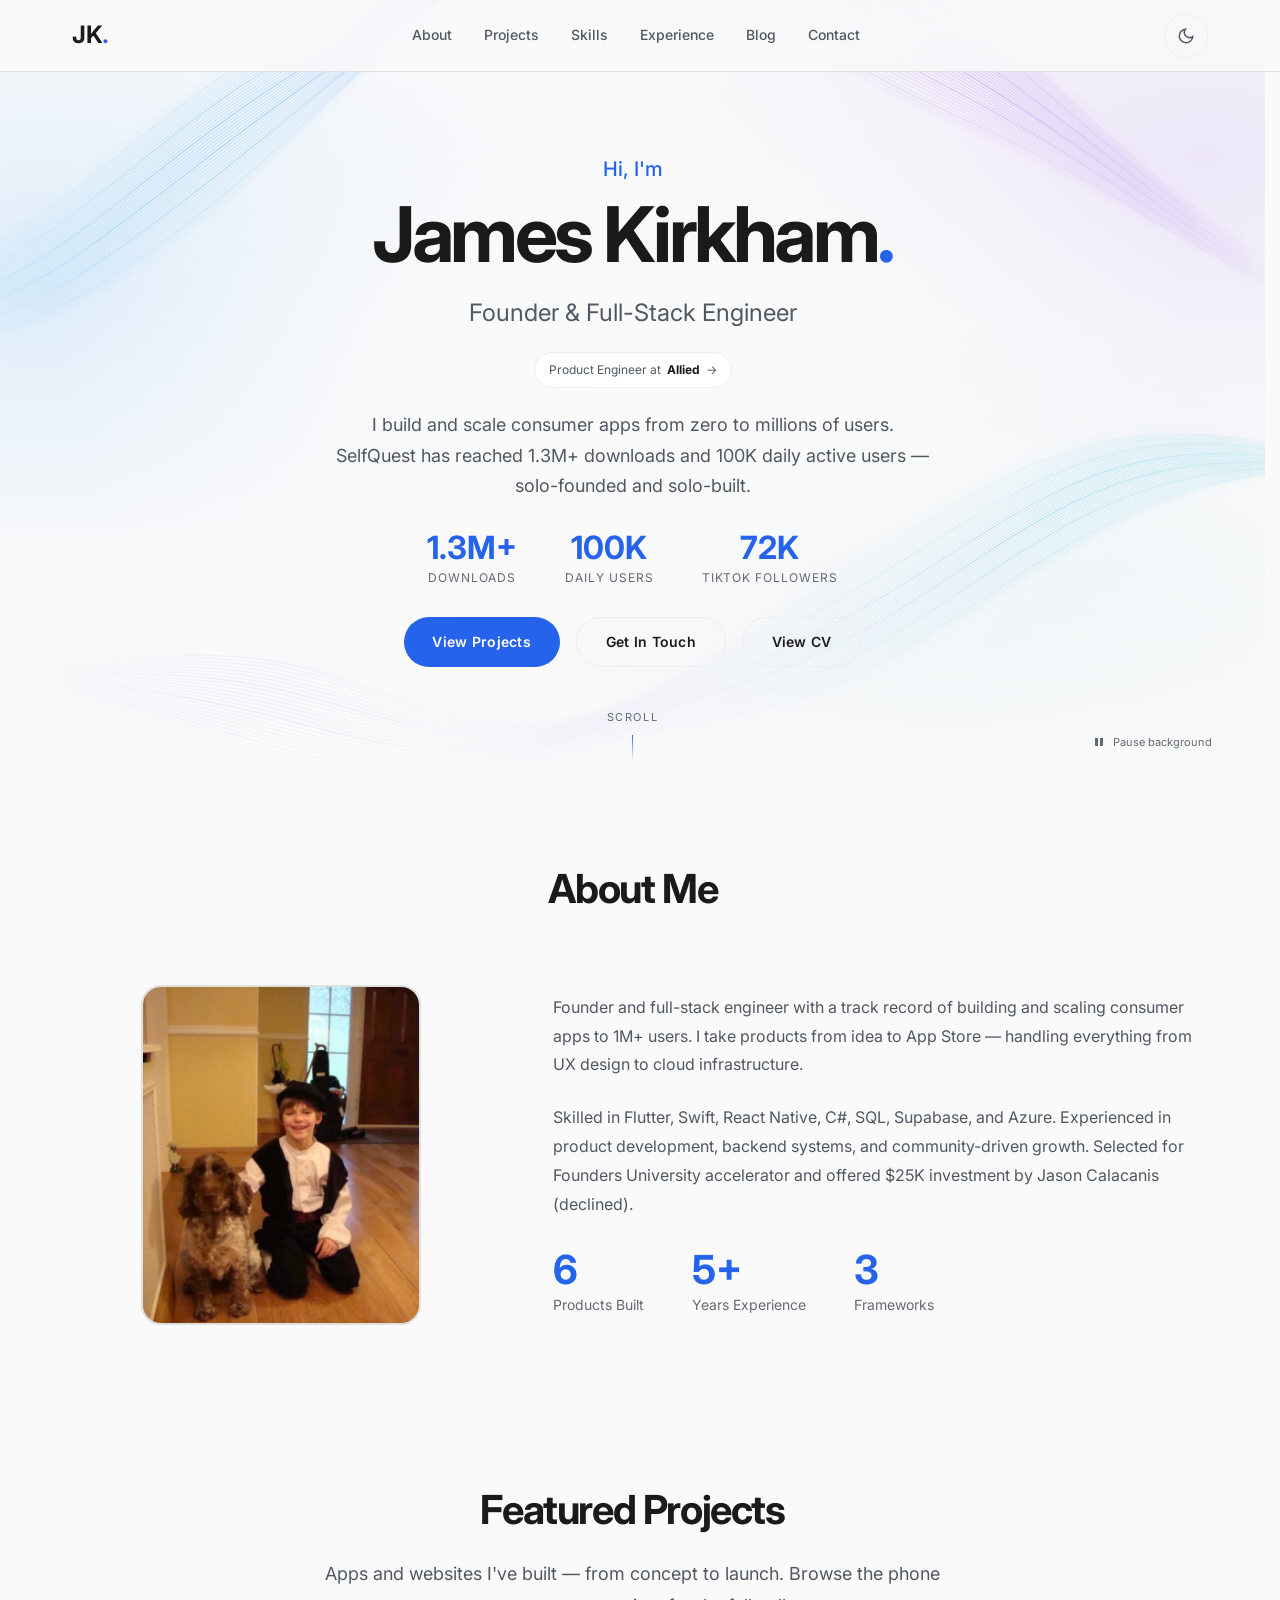
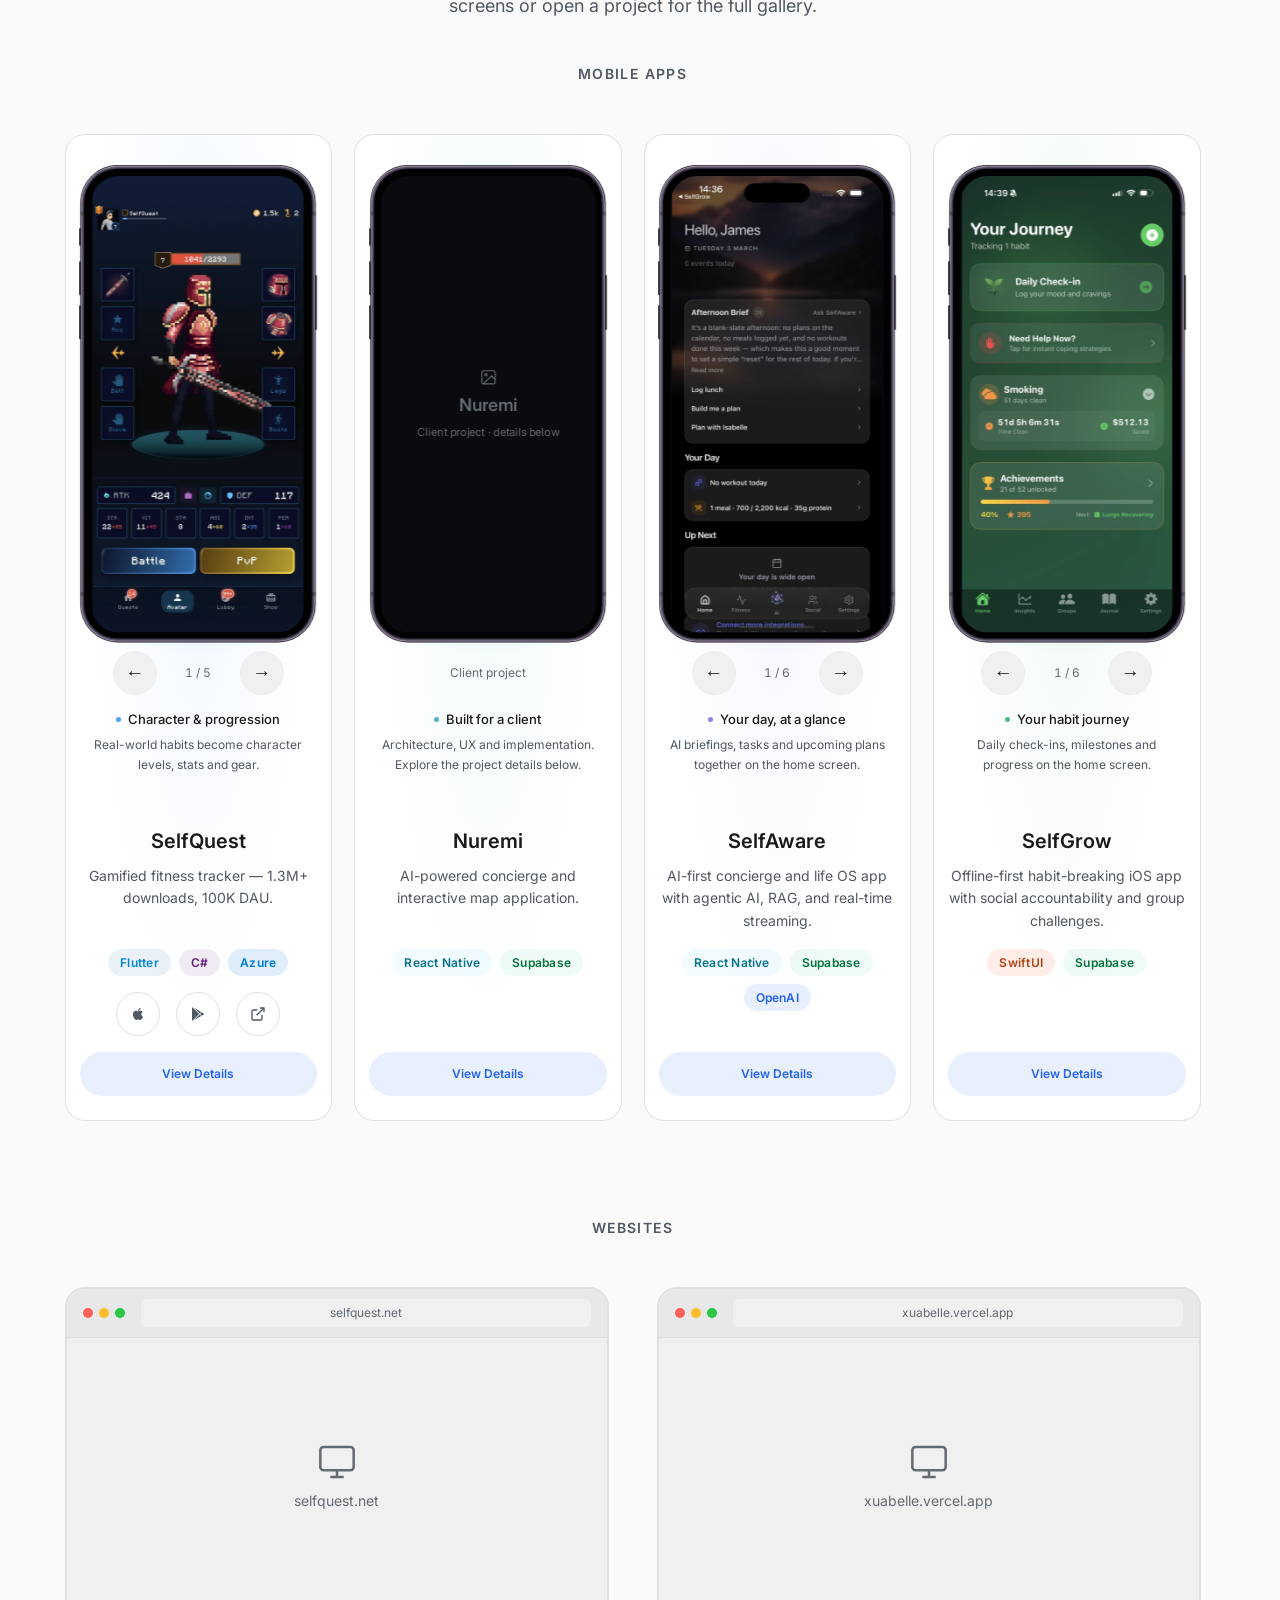
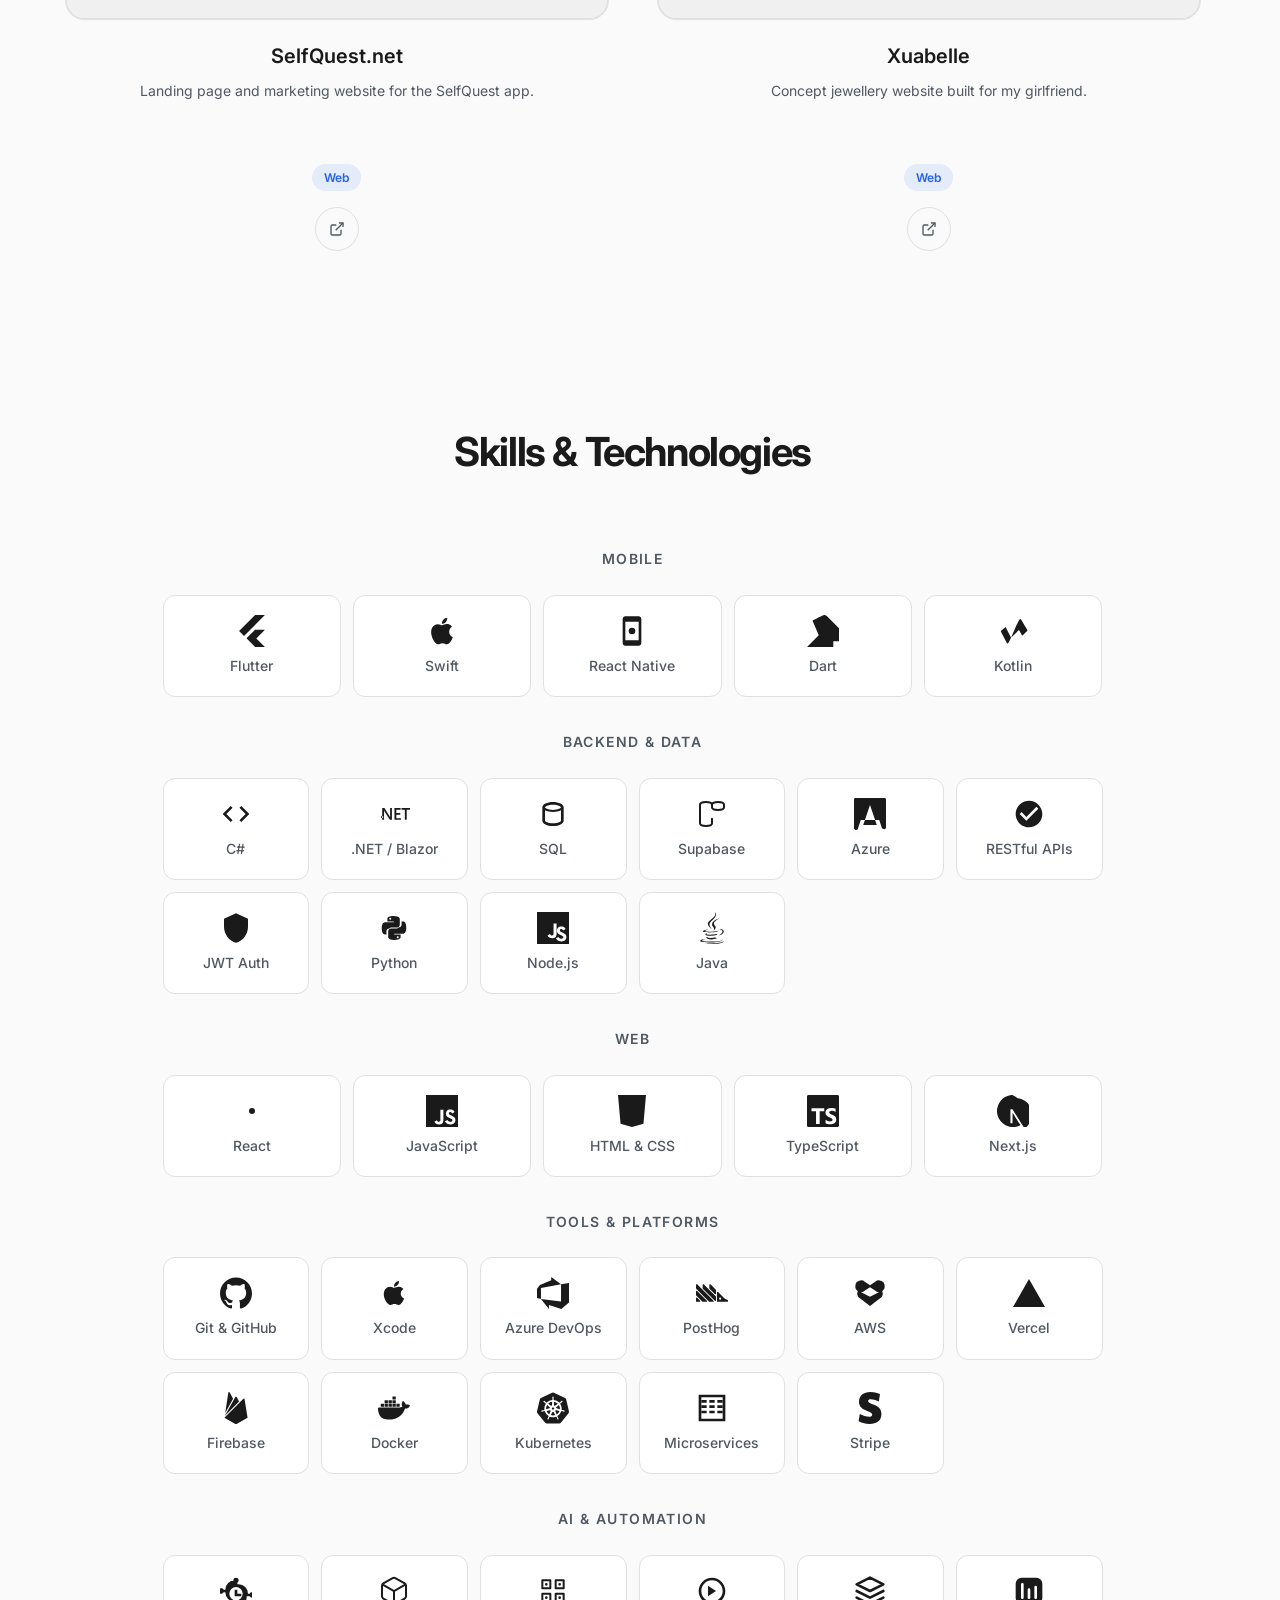
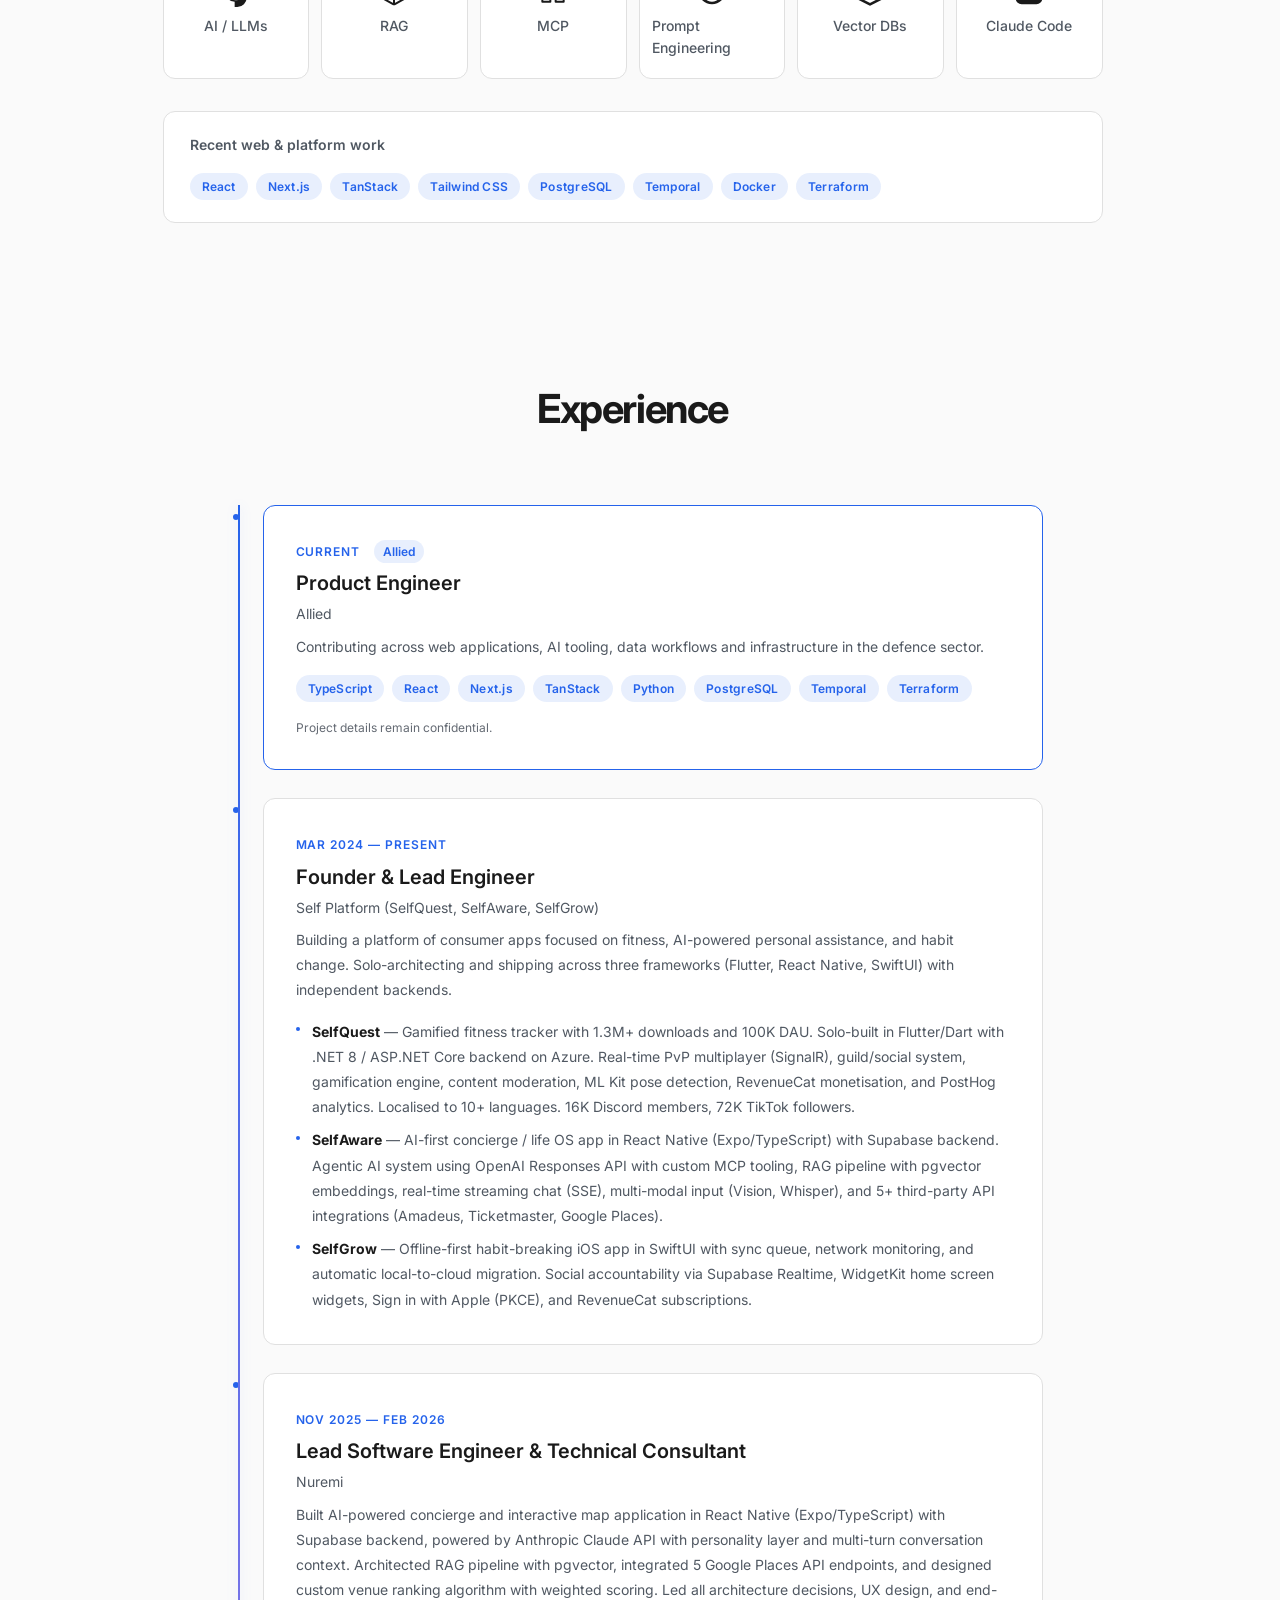
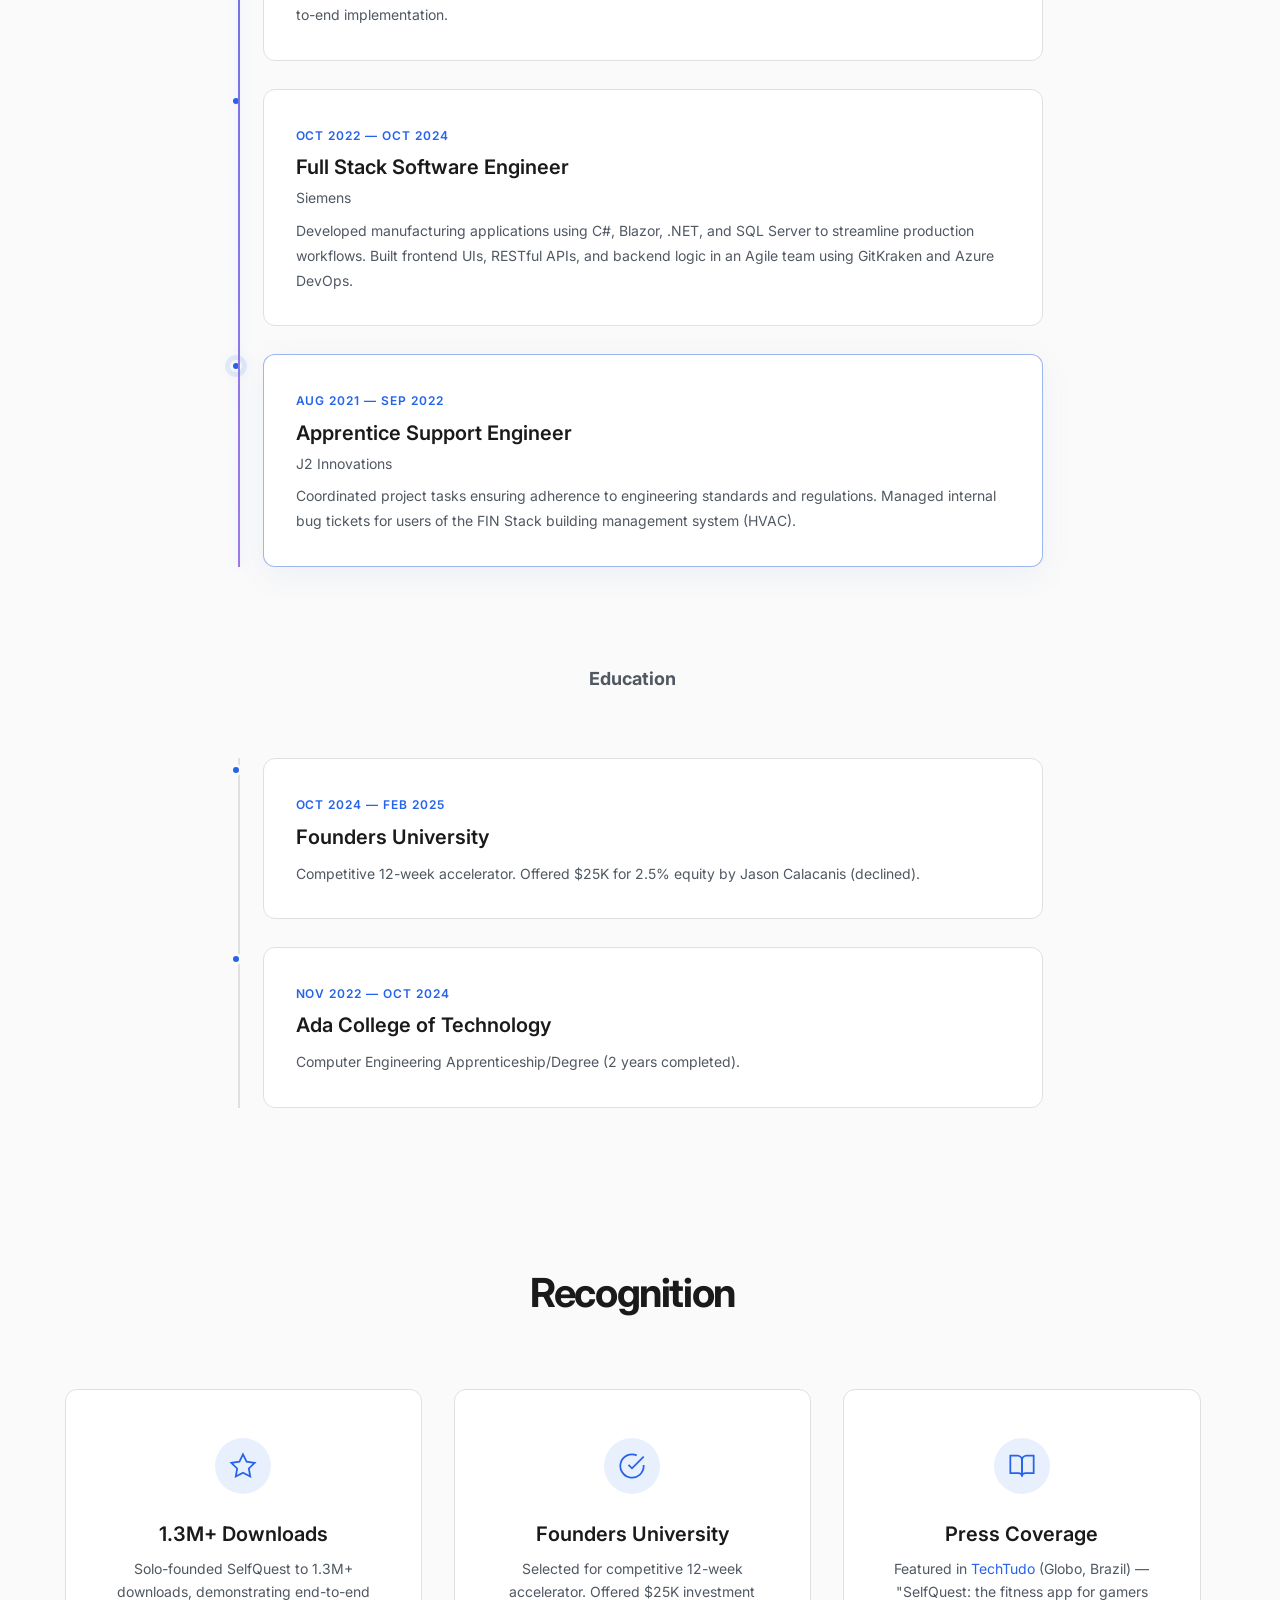
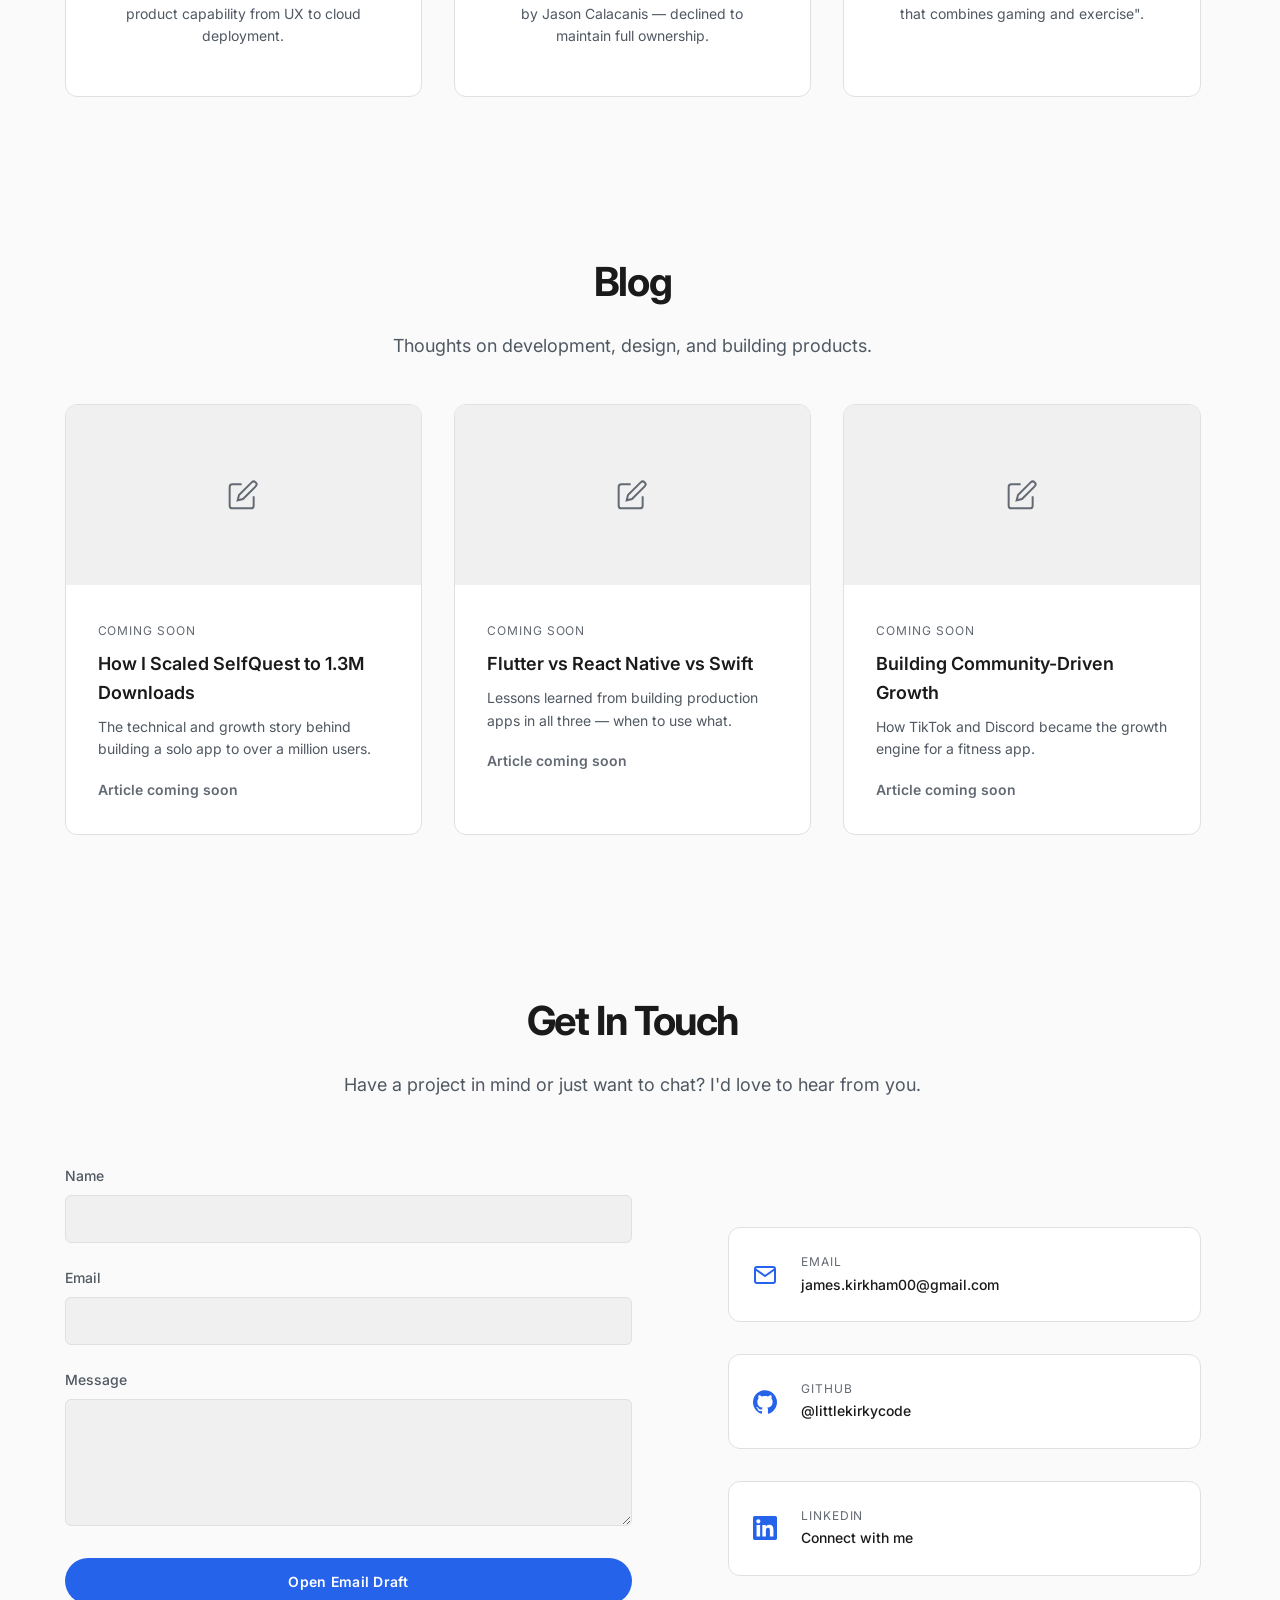
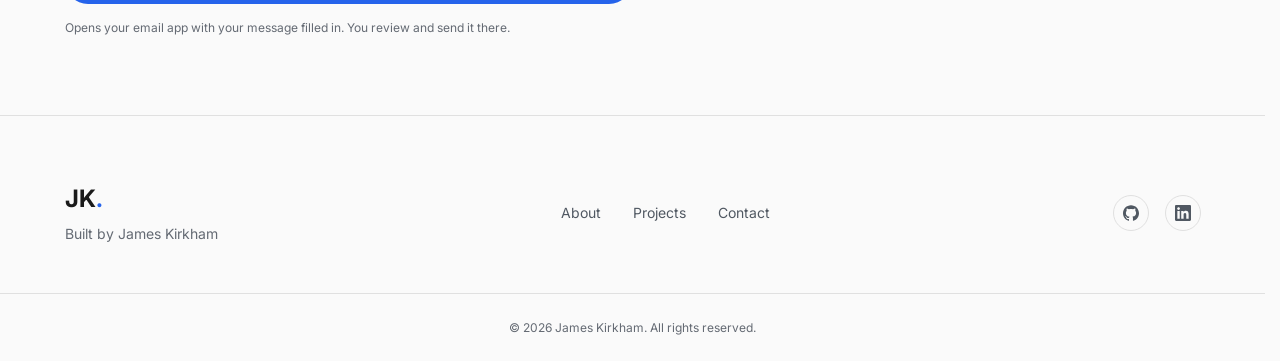
<file: index.html>
<!DOCTYPE html>
<html lang="en" data-theme="dark">
<head>
    <meta charset="UTF-8">
    <meta name="viewport" content="width=device-width, initial-scale=1.0">
    <title>James Kirkham — Founder & Full-Stack Engineer</title>
    <meta name="description" content="Founder and full-stack engineer with a track record of building and scaling consumer apps to 1M+ users. Flutter, Swift, React Native, and more.">
    <link rel="preconnect" href="https://fonts.googleapis.com">
    <link rel="preconnect" href="https://fonts.gstatic.com" crossorigin>
    <link href="https://fonts.googleapis.com/css2?family=Inter:wght@300;400;500;600;700&amp;display=swap" rel="stylesheet">
    <link rel="stylesheet" href="css/devices.min.css">
    <link rel="stylesheet" href="css/styles.css?v=motion-2">
    <link rel="stylesheet" href="css/enhancements.css?v=motion-2">
    <link rel="stylesheet" href="css/motion.css?v=motion-2">
    <script src="js/theme.js?v=motion-2"></script>
    <script type="module" src="js/hero-field.js?v=motion-2"></script>
    <meta name="theme-color" content="#0a0a0a">
    <link rel="canonical" href="https://littlekirkycode.github.io/">
    <meta property="og:title" content="James Kirkham — Founder & Full-Stack Engineer">
    <meta property="og:description" content="SelfQuest, SelfAware, SelfGrow and my engineering experience at Allied, Siemens and Nuremi.">
    <meta property="og:type" content="website">
    <meta property="og:url" content="https://littlekirkycode.github.io/">
</head>
<body>
    <a class="skip-link" href="#main">Skip to content</a>

    <!-- ============ NAVIGATION ============ -->
    <nav class="nav" id="nav" aria-label="Main navigation">
        <div class="nav__container">
            <a href="#hero" class="nav__logo">JK<span class="accent">.</span></a>
            <ul class="nav__links" id="navLinks">
                <li><a href="#about" class="nav__link">About</a></li>
                <li><a href="#projects" class="nav__link">Projects</a></li>
                <li><a href="#skills" class="nav__link">Skills</a></li>
                <li><a href="#experience" class="nav__link">Experience</a></li>
                <li><a href="#blog" class="nav__link">Blog</a></li>
                <li><a href="#contact" class="nav__link">Contact</a></li>
            </ul>
            <div class="nav__actions">
                <button class="theme-toggle" id="themeToggle" aria-label="Toggle dark/light mode">
                    <svg class="theme-toggle__icon theme-toggle__icon--sun" viewBox="0 0 24 24" fill="none" stroke="currentColor" stroke-width="2">
                        <circle cx="12" cy="12" r="5"></circle>
                        <line x1="12" y1="1" x2="12" y2="3"></line>
                        <line x1="12" y1="21" x2="12" y2="23"></line>
                        <line x1="4.22" y1="4.22" x2="5.64" y2="5.64"></line>
                        <line x1="18.36" y1="18.36" x2="19.78" y2="19.78"></line>
                        <line x1="1" y1="12" x2="3" y2="12"></line>
                        <line x1="21" y1="12" x2="23" y2="12"></line>
                        <line x1="4.22" y1="19.78" x2="5.64" y2="18.36"></line>
                        <line x1="18.36" y1="5.64" x2="19.78" y2="4.22"></line>
                    </svg>
                    <svg class="theme-toggle__icon theme-toggle__icon--moon" viewBox="0 0 24 24" fill="none" stroke="currentColor" stroke-width="2">
                        <path d="M21 12.79A9 9 0 1 1 11.21 3 7 7 0 0 0 21 12.79z"></path>
                    </svg>
                </button>
                <button class="nav__hamburger" id="hamburger" aria-label="Open navigation menu" aria-controls="navLinks" aria-expanded="false">
                    <span></span>
                    <span></span>
                    <span></span>
                </button>
            </div>
        </div>
    </nav>
    <div class="nav__backdrop" id="navBackdrop"></div>

    <main id="main">
    <!-- ============ HERO ============ -->
    <section class="hero" id="hero">
        <div class="hero__bg" aria-hidden="true">
            <canvas class="hero__field" id="heroField"></canvas>
        </div>
        <div class="container hero__content">
            <p class="hero__greeting reveal">Hi, I'm</p>
            <h1 class="hero__name reveal">James Kirkham<span class="accent">.</span></h1>
            <p class="hero__title reveal">Founder & Full-Stack Engineer</p>
            <a class="hero__current" href="#experience">Product Engineer at <strong>Allied</strong><span aria-hidden="true"> →</span></a>
            <p class="hero__tagline reveal">I build and scale consumer apps from zero to millions of users. SelfQuest has reached 1.3M+ downloads and 100K daily active users — solo-founded and solo-built.</p>
            <div class="hero__stats reveal">
                <div class="hero__stat">
                    <span class="hero__stat-number">1.3M+</span>
                    <span class="hero__stat-label">Downloads</span>
                </div>
                <div class="hero__stat">
                    <span class="hero__stat-number">100K</span>
                    <span class="hero__stat-label">Daily Users</span>
                </div>
                <div class="hero__stat">
                    <span class="hero__stat-number">72K</span>
                    <span class="hero__stat-label">TikTok Followers</span>
                </div>
            </div>
            <div class="hero__cta reveal">
                <a href="#projects" class="btn btn--primary">View Projects</a>
                <a href="#contact" class="btn btn--outline">Get In Touch</a>
                <a href="cv.html" class="btn btn--outline">View CV</a>
            </div>
        </div>
        <a href="#about" class="hero__scroll-indicator" aria-label="Scroll to about me">
            <span>Scroll</span>
            <div class="hero__scroll-line"></div>
        </a>
        <button type="button" class="hero__motion-toggle" id="heroMotionToggle" aria-pressed="false" aria-controls="heroField" hidden>
            <svg class="motion-pause" viewBox="0 0 12 12" fill="currentColor" aria-hidden="true"><path d="M2 2h3v8H2zm5 0h3v8H7z"/></svg>
            <svg class="motion-play" viewBox="0 0 12 12" fill="currentColor" aria-hidden="true"><path d="m3 1 8 5-8 5z"/></svg>
            <span>Pause background</span>
        </button>
    </section>

    <!-- ============ ABOUT ============ -->
    <section class="section about" id="about">
        <div class="container">
            <h2 class="section__title reveal">About Me</h2>
            <div class="about__grid">
                <div class="about__image reveal">
                    <div class="about__photo-frame">
                        <img src="assets/images/profile/photo.png" loading="lazy" decoding="async" alt="James Kirkham" class="about__photo">
                    </div>
                </div>
                <div class="about__text reveal">
                    <p>Founder and full-stack engineer with a track record of building and scaling consumer apps to 1M+ users. I take products from idea to App Store — handling everything from UX design to cloud infrastructure.</p>
                    <p>Skilled in Flutter, Swift, React Native, C#, SQL, Supabase, and Azure. Experienced in product development, backend systems, and community-driven growth. Selected for Founders University accelerator and offered $25K investment by Jason Calacanis (declined).</p>
                    <div class="about__stats">
                        <div class="about__stat">
                            <span class="about__stat-number">6</span>
                            <span class="about__stat-label">Products Built</span>
                        </div>
                        <div class="about__stat">
                            <span class="about__stat-number">5+</span>
                            <span class="about__stat-label">Years Experience</span>
                        </div>
                        <div class="about__stat">
                            <span class="about__stat-number">3</span>
                            <span class="about__stat-label">Frameworks</span>
                        </div>
                    </div>
                </div>
            </div>
        </div>
    </section>

    <!-- ============ PROJECTS ============ -->
    <section class="section projects" id="projects">
        <div class="container">
            <h2 class="section__title reveal">Featured Projects</h2>
            <p class="section__subtitle reveal">Apps and websites I've built — from concept to launch. Browse the phone screens or open a project for the full gallery.</p>

            <!-- Mobile Apps -->
            <div class="projects__group">
                <h3 class="projects__group-title reveal">Mobile Apps</h3>
                <div class="projects__grid--apps" id="appGrid">

                    <!-- SelfQuest -->
                    <div class="project-card reveal" data-project="selfquest">
                        <div class="phone-mockup">
                            <div class="device device-iphone-14-pro">
                                <div class="device-frame">
                                    <img class="device-screen" src="assets/images/previews/selfquest/main.webp" loading="lazy" decoding="async" alt="SelfQuest screenshot">
                                </div>
                                <div class="device-stripe"></div>
                                <div class="device-header"></div>
                                <div class="device-sensors"></div>
                                <div class="device-btns"></div>
                                <div class="device-power"></div>
                            </div>
                        </div>
                        <div class="project-card__info">
                            <h4 class="project-card__name">SelfQuest</h4>
                            <p class="project-card__desc">Gamified fitness tracker — 1.3M+ downloads, 100K DAU.</p>
                            <div class="project-card__tags">
                                <span class="tag tag--flutter">Flutter</span>
                                <span class="tag tag--csharp">C#</span>
                                <span class="tag tag--azure">Azure</span>
                            </div>
                            <div class="project-card__links">
                                <a href="https://apps.apple.com/us/app/selfquest/id6498150329" target="_blank" rel="noopener noreferrer" class="project-card__link" aria-label="SelfQuest on the App Store">
                                    <svg viewBox="0 0 24 24" fill="currentColor"><path d="M17.05 20.28c-.98.95-2.05.8-3.08.35-1.09-.46-2.09-.48-3.24 0-1.44.62-2.2.44-3.06-.35C2.79 15.25 3.51 7.59 9.05 7.31c1.35.07 2.29.74 3.08.8 1.18-.24 2.31-.93 3.57-.84 1.51.12 2.65.72 3.4 1.8-3.12 1.87-2.38 5.98.48 7.13-.57 1.5-1.31 2.99-2.54 4.09zM12.03 7.25c-.15-2.23 1.66-4.07 3.74-4.25.29 2.58-2.34 4.5-3.74 4.25z"/></svg>
                                </a>
                                <a href="https://play.google.com/store/apps/details?id=com.jameskirkham.sq&amp;hl=en" target="_blank" rel="noopener noreferrer" class="project-card__link" aria-label="SelfQuest on Google Play">
                                    <svg viewBox="0 0 24 24" fill="currentColor"><path d="M3.609 1.814L13.792 12 3.61 22.186a.996.996 0 01-.61-.92V2.734a1 1 0 01.609-.92zm10.89 10.893l2.302 2.302-10.937 6.333 8.635-8.635zm3.199-3.199l2.807 1.626a1 1 0 010 1.732l-2.807 1.626L15.206 12l2.492-2.492zM5.864 2.658L16.8 8.99l-2.302 2.302-8.634-8.634z"/></svg>
                                </a>
                                <a href="https://selfquest.net" target="_blank" rel="noopener" class="project-card__link" aria-label="Website">
                                    <svg viewBox="0 0 24 24" fill="none" stroke="currentColor" stroke-width="2"><path d="M18 13v6a2 2 0 0 1-2 2H5a2 2 0 0 1-2-2V8a2 2 0 0 1 2-2h6"></path><polyline points="15 3 21 3 21 9"></polyline><line x1="10" y1="14" x2="21" y2="3"></line></svg>
                                </a>
                            </div>
                            <button class="project-card__expand" aria-label="View project details">View Details</button>
                        </div>
                    </div>

                    <!-- Nuremi -->
                    <div class="project-card reveal" data-project="nuremi">
                        <div class="phone-mockup">
                            <div class="device device-iphone-14-pro">
                                <div class="device-frame">
                                    <div class="device-screen phone-mockup__placeholder">
                                        <svg viewBox="0 0 24 24" fill="none" stroke="currentColor" stroke-width="1.5"><rect x="3" y="3" width="18" height="18" rx="2" ry="2"></rect><circle cx="8.5" cy="8.5" r="1.5"></circle><polyline points="21 15 16 10 5 21"></polyline></svg>
                                        <span>Nuremi</span><small>Client project · details below</small>
                                    </div>
                                </div>
                                <div class="device-stripe"></div>
                                <div class="device-header"></div>
                                <div class="device-sensors"></div>
                                <div class="device-btns"></div>
                                <div class="device-power"></div>
                            </div>
                        </div>
                        <div class="project-card__info">
                            <h4 class="project-card__name">Nuremi</h4>
                            <p class="project-card__desc">AI-powered concierge and interactive map application.</p>
                            <div class="project-card__tags">
                                <span class="tag tag--react-native">React Native</span>
                                <span class="tag tag--supabase">Supabase</span>
                            </div>
                            <div class="project-card__links">
                            </div>
                            <button class="project-card__expand" aria-label="View project details">View Details</button>
                        </div>
                    </div>

                    <!-- SelfAware -->
                    <div class="project-card reveal" data-project="selfaware">
                        <div class="phone-mockup">
                            <div class="device device-iphone-14-pro">
                                <div class="device-frame">
                                    <img class="device-screen" src="assets/images/previews/selfaware/main.webp" loading="lazy" decoding="async" alt="SelfAware screenshot">
                                </div>
                                <div class="device-stripe"></div>
                                <div class="device-header"></div>
                                <div class="device-sensors"></div>
                                <div class="device-btns"></div>
                                <div class="device-power"></div>
                            </div>
                        </div>
                        <div class="project-card__info">
                            <h4 class="project-card__name">SelfAware</h4>
                            <p class="project-card__desc">AI-first concierge and life OS app with agentic AI, RAG, and real-time streaming.</p>
                            <div class="project-card__tags">
                                <span class="tag tag--react-native">React Native</span>
                                <span class="tag tag--supabase">Supabase</span>
                                <span class="tag tag--web">OpenAI</span>
                            </div>
                            <div class="project-card__links">
                            </div>
                            <button class="project-card__expand" aria-label="View project details">View Details</button>
                        </div>
                    </div>

                    <!-- SelfGrow -->
                    <div class="project-card reveal" data-project="selfgrow">
                        <div class="phone-mockup">
                            <div class="device device-iphone-14-pro">
                                <div class="device-frame">
                                    <img class="device-screen" src="assets/images/previews/selfgrow/main.webp" loading="lazy" decoding="async" alt="SelfGrow screenshot">
                                </div>
                                <div class="device-stripe"></div>
                                <div class="device-header"></div>
                                <div class="device-sensors"></div>
                                <div class="device-btns"></div>
                                <div class="device-power"></div>
                            </div>
                        </div>
                        <div class="project-card__info">
                            <h4 class="project-card__name">SelfGrow</h4>
                            <p class="project-card__desc">Offline-first habit-breaking iOS app with social accountability and group challenges.</p>
                            <div class="project-card__tags">
                                <span class="tag tag--swift">SwiftUI</span>
                                <span class="tag tag--supabase">Supabase</span>
                            </div>
                            <div class="project-card__links">
                            </div>
                            <button class="project-card__expand" aria-label="View project details">View Details</button>
                        </div>
                    </div>

                </div>
            </div>

            <!-- Websites -->
            <div class="projects__group">
                <h3 class="projects__group-title reveal">Websites</h3>
                <div class="projects__grid projects__grid--web">

                    <!-- SelfQuest.net -->
                    <div class="project-card project-card--web reveal">
                        <div class="browser-mockup">
                            <div class="browser-mockup__toolbar">
                                <div class="browser-mockup__dots">
                                    <span></span><span></span><span></span>
                                </div>
                                <div class="browser-mockup__url">
                                    <span>selfquest.net</span>
                                </div>
                            </div>
                            <div class="browser-mockup__viewport">
                                <div class="browser-mockup__fallback browser-mockup__fallback--visible">
                                    <svg viewBox="0 0 24 24" fill="none" stroke="currentColor" stroke-width="1.5"><rect x="2" y="3" width="20" height="14" rx="2" ry="2"></rect><line x1="8" y1="21" x2="16" y2="21"></line><line x1="12" y1="17" x2="12" y2="21"></line></svg>
                                    <span>selfquest.net</span>
                                </div>
                            </div>
                        </div>
                        <div class="project-card__info">
                            <h4 class="project-card__name">SelfQuest.net</h4>
                            <p class="project-card__desc">Landing page and marketing website for the SelfQuest app.</p>
                            <div class="project-card__tags">
                                <span class="tag tag--web">Web</span>
                            </div>
                            <div class="project-card__links">
                                <a href="https://selfquest.net" target="_blank" rel="noopener" class="project-card__link" aria-label="Visit site">
                                    <svg viewBox="0 0 24 24" fill="none" stroke="currentColor" stroke-width="2"><path d="M18 13v6a2 2 0 0 1-2 2H5a2 2 0 0 1-2-2V8a2 2 0 0 1 2-2h6"></path><polyline points="15 3 21 3 21 9"></polyline><line x1="10" y1="14" x2="21" y2="3"></line></svg>
                                </a>
                            </div>
                        </div>
                    </div>

                    <!-- Xuabelle -->
                    <div class="project-card project-card--web reveal">
                        <div class="browser-mockup">
                            <div class="browser-mockup__toolbar">
                                <div class="browser-mockup__dots">
                                    <span></span><span></span><span></span>
                                </div>
                                <div class="browser-mockup__url">
                                    <span>xuabelle.vercel.app</span>
                                </div>
                            </div>
                            <div class="browser-mockup__viewport">
                                <div class="browser-mockup__fallback browser-mockup__fallback--visible">
                                    <svg viewBox="0 0 24 24" fill="none" stroke="currentColor" stroke-width="1.5"><rect x="2" y="3" width="20" height="14" rx="2" ry="2"></rect><line x1="8" y1="21" x2="16" y2="21"></line><line x1="12" y1="17" x2="12" y2="21"></line></svg>
                                    <span>xuabelle.vercel.app</span>
                                </div>
                            </div>
                        </div>
                        <div class="project-card__info">
                            <h4 class="project-card__name">Xuabelle</h4>
                            <p class="project-card__desc">Concept jewellery website built for my girlfriend.</p>
                            <div class="project-card__tags">
                                <span class="tag tag--web">Web</span>
                            </div>
                            <div class="project-card__links">
                                <a href="https://xuabelle.vercel.app/" target="_blank" rel="noopener" class="project-card__link" aria-label="Visit site">
                                    <svg viewBox="0 0 24 24" fill="none" stroke="currentColor" stroke-width="2"><path d="M18 13v6a2 2 0 0 1-2 2H5a2 2 0 0 1-2-2V8a2 2 0 0 1 2-2h6"></path><polyline points="15 3 21 3 21 9"></polyline><line x1="10" y1="14" x2="21" y2="3"></line></svg>
                                </a>
                            </div>
                        </div>
                    </div>

                </div>
            </div>
        </div>
    </section>

    <!-- ============ PROJECT DETAIL MODAL ============ -->
    <dialog class="modal" id="projectModal" aria-labelledby="modalTitle">
        <div class="modal__backdrop" id="modalBackdrop"></div>
        <div class="modal__container">
            <button type="button" class="modal__close" id="modalClose" aria-label="Close modal">
                <svg viewBox="0 0 24 24" fill="none" stroke="currentColor" stroke-width="2"><line x1="18" y1="6" x2="6" y2="18"></line><line x1="6" y1="6" x2="18" y2="18"></line></svg>
            </button>
            <div class="modal__body">
                <div class="modal__screenshots">
                    <div class="modal__phone-row" id="modalPhones">
                        <!-- Phone mockups injected by JS -->
                    </div>
                </div>
                <div class="modal__details">
                    <h2 class="modal__title" id="modalTitle"></h2>
                    <p class="modal__role" id="modalRole"></p>
                    <p class="modal__desc" id="modalDesc"></p>
                    <div class="modal__tags" id="modalTags"></div>
                    <div class="modal__socials" id="modalSocials"></div>
                    <div class="modal__highlights" id="modalHighlights"></div>
                    <div class="modal__actions" id="modalActions"></div>
                </div>
            </div>
        </div>
    </dialog>

    <!-- ============ SKILLS ============ -->
    <section class="section skills" id="skills">
        <div class="container">
            <h2 class="section__title reveal">Skills & Technologies</h2>
            <div class="skills__categories">
                <div class="skills__category reveal">
                    <h3 class="skills__category-title">Mobile</h3>
                    <div class="skills__grid">
                        <div class="skill-card">
                            <svg class="skill-card__icon" viewBox="0 0 24 24"><path d="M14.314 0L2.3 12 6 15.7 21.684.013h-7.357zm.014 11.072L7.857 17.53l6.47 6.47H21.7l-6.46-6.468 6.46-6.46h-7.37z" fill="currentColor"/></svg>
                            <span class="skill-card__name">Flutter</span>
                        </div>
                        <div class="skill-card">
                            <svg class="skill-card__icon" viewBox="0 0 24 24"><path d="M18.71 19.5c-.83 1.24-1.71 2.45-3.05 2.47-1.34.03-1.77-.79-3.29-.79-1.53 0-2 .77-3.27.82-1.31.05-2.3-1.32-3.14-2.53C4.25 17 2.94 12.45 4.7 9.39c.87-1.52 2.43-2.48 4.12-2.51 1.28-.02 2.5.87 3.29.87.78 0 2.26-1.07 3.8-.91.65.03 2.47.26 3.64 1.98-.09.06-2.17 1.28-2.15 3.81.03 3.02 2.65 4.03 2.68 4.04-.03.07-.42 1.44-1.38 2.83M13 3.5c.73-.83 1.94-1.46 2.94-1.5.13 1.17-.34 2.35-1.04 3.19-.69.85-1.83 1.51-2.95 1.42-.15-1.15.41-2.35 1.05-3.11z" fill="currentColor"/></svg>
                            <span class="skill-card__name">Swift</span>
                        </div>
                        <div class="skill-card">
                            <svg class="skill-card__icon" viewBox="0 0 24 24"><path d="M17 1.01L7 1c-1.1 0-2 .9-2 2v18c0 1.1.9 2 2 2h10c1.1 0 2-.9 2-2V3c0-1.1-.9-1.99-2-1.99zM17 19H7V5h10v14z" fill="currentColor"/><circle cx="12" cy="12" r="2.5" fill="currentColor"/></svg>
                            <span class="skill-card__name">React Native</span>
                        </div>
                        <div class="skill-card">
                            <svg class="skill-card__icon" viewBox="0 0 24 24"><path d="M4.105 4.105S9.158 1.58 11.684.316a3.079 3.079 0 011.481-.315c.766.047 1.677.788 1.677.788L24 9.948v9.789h-4.263V24H.015l8.79-8.79L4.105 4.105z" fill="currentColor"/></svg>
                            <span class="skill-card__name">Dart</span>
                        </div>
                        <div class="skill-card">
                            <svg class="skill-card__icon" viewBox="0 0 24 24"><path d="M2.958 12.251c.007.15.047.306.122.453l4.185 8.194a.749.749 0 001.341-.009l1.942-3.904L6.475 9.09l-3.395 2.644a.753.753 0 00-.122.517zm19.8-1.039L18.142 3.49a.753.753 0 00-1.312-.058L14.574 7.76l4.315 7.891 3.755-3.724a.753.753 0 00.114-.715zM14.574 7.76L10.548 16.985l6.095-5.95-2.069-3.275zM10.548 16.985l-4.073-7.895 4.073 7.895z" fill="currentColor"/></svg>
                            <span class="skill-card__name">Kotlin</span>
                        </div>
                    </div>
                </div>
                <div class="skills__category reveal">
                    <h3 class="skills__category-title">Backend & Data</h3>
                    <div class="skills__grid">
                        <div class="skill-card">
                            <svg class="skill-card__icon" viewBox="0 0 24 24"><path d="M9.4 16.6L4.8 12l4.6-4.6L8 6l-6 6 6 6zm5.2 0l4.6-4.6-4.6-4.6L16 6l6 6-6 6z" fill="currentColor"/></svg>
                            <span class="skill-card__name">C#</span>
                        </div>
                        <div class="skill-card">
                            <svg class="skill-card__icon" viewBox="0 0 24 24"><path d="M24 8.77h-2.468v7.565h-1.425V8.77h-2.462V7.53H24zm-6.852 7.565h-4.821V7.53h4.63v1.24h-3.205v2.494h2.953v1.234h-2.953v2.604h3.396zm-6.708 0H8.882L4.78 9.863a2.896 2.896 0 01-.258-.51h-.036c.032.189.048.592.048 1.21v5.772H3.157V7.53h1.659l3.965 6.32c.167.261.275.442.323.54h.024a5.087 5.087 0 01-.048-1.066V7.53H10.44zm-7.32-1.23a.86.86 0 00.615-.24.823.823 0 00.254-.612.832.832 0 00-.254-.618.854.854 0 00-.615-.243.867.867 0 00-.624.243.834.834 0 00-.254.618c0 .236.085.44.254.613a.87.87 0 00.624.24z" fill="currentColor"/></svg>
                            <span class="skill-card__name">.NET / Blazor</span>
                        </div>
                        <div class="skill-card">
                            <svg class="skill-card__icon" viewBox="0 0 24 24"><path d="M12 3C7.58 3 4 4.79 4 7v10c0 2.21 3.58 4 8 4s8-1.79 8-4V7c0-2.21-3.58-4-8-4zm0 2c3.87 0 6 1.5 6 2s-2.13 2-6 2-6-1.5-6-2 2.13-2 6-2zM6 17V9.27C7.53 10.03 9.61 10.5 12 10.5s4.47-.47 6-1.23V17c0 .5-2.13 2-6 2s-6-1.5-6-2z" fill="currentColor"/></svg>
                            <span class="skill-card__name">SQL</span>
                        </div>
                        <div class="skill-card">
                            <svg class="skill-card__icon" viewBox="0 0 24 24"><path d="M21 5c0-1.1-1.8-2-4.5-2C13.8 3 12 3.9 12 5v2c0 1.1 1.8 2 4.5 2S21 8.1 21 7V5zM12 5c0-1.1-1.8-2-4.5-2S3 3.9 3 5v14c0 1.1 1.8 2 4.5 2s4.5-.9 4.5-2v-3.5" stroke="currentColor" fill="none" stroke-width="1.5" stroke-linecap="round" stroke-linejoin="round"/></svg>
                            <span class="skill-card__name">Supabase</span>
                        </div>
                        <div class="skill-card">
                            <svg class="skill-card__icon" viewBox="0 0 24 24"><path d="M22.379 23.343a1.62 1.62 0 01-1.535-1.1l-1.907-5.685H5.063l-1.907 5.684A1.62 1.62 0 010 22.876V1.124A1.125 1.125 0 011.125 0h21.75A1.125 1.125 0 0124 1.124v21.095a1.622 1.622 0 01-1.621 1.124zM12 5.188L6.937 20.25h10.127L12 5.188z" fill="currentColor"/></svg>
                            <span class="skill-card__name">Azure</span>
                        </div>
                        <div class="skill-card">
                            <svg class="skill-card__icon" viewBox="0 0 24 24"><path d="M12 2C6.48 2 2 6.48 2 12s4.48 10 10 10 10-4.48 10-10S17.52 2 12 2zm-2 15l-5-5 1.41-1.41L10 14.17l7.59-7.59L19 8l-9 9z" fill="currentColor"/></svg>
                            <span class="skill-card__name">RESTful APIs</span>
                        </div>
                        <div class="skill-card">
                            <svg class="skill-card__icon" viewBox="0 0 24 24"><path d="M12 1L3 5v6c0 5.55 3.84 10.74 9 12 5.16-1.26 9-6.45 9-12V5l-9-4z" fill="currentColor"/></svg>
                            <span class="skill-card__name">JWT Auth</span>
                        </div>
                        <div class="skill-card">
                            <svg class="skill-card__icon" viewBox="0 0 24 24"><path d="M9.585 11.692h4.328s2.432.039 2.432-2.35V5.391S16.714 3 11.759 3C6.803 3 7.043 5.016 7.043 5.016l.006 2.086h4.81v.627H5.343S2.789 7.47 2.789 12.24s2.218 4.604 2.218 4.604h1.324v-2.217s-.071-2.218 2.182-2.218zm-.38-5.878a.773.773 0 110-1.546.773.773 0 010 1.546zM14.415 12.308h-4.328s-2.432-.039-2.432 2.35v3.951S7.286 21 12.241 21c4.956 0 4.716-2.016 4.716-2.016l-.006-2.086h-4.81v-.627h6.516S21.211 16.53 21.211 11.76s-2.218-4.604-2.218-4.604h-1.324v2.217s.071 2.218-2.182 2.218zm.38 5.878a.773.773 0 110 1.546.773.773 0 010-1.546z" fill="currentColor"/></svg>
                            <span class="skill-card__name">Python</span>
                        </div>
                        <div class="skill-card">
                            <svg class="skill-card__icon" viewBox="0 0 24 24"><path d="M0 0h24v24H0V0zm22.034 18.276c-.175-1.095-.888-2.015-3.003-2.873-.736-.345-1.554-.585-1.797-1.14-.091-.33-.105-.51-.046-.705.15-.646.915-.84 1.515-.66.39.12.75.42.976.9 1.034-.676 1.034-.676 1.755-1.125-.27-.42-.404-.601-.586-.78-.63-.705-1.469-1.065-2.834-1.034l-.705.089c-.676.165-1.32.525-1.71 1.005-1.14 1.291-.811 3.541.569 4.471 1.365 1.02 3.361 1.244 3.616 2.205.24 1.17-.87 1.545-1.966 1.41-.811-.18-1.26-.586-1.755-1.336l-1.83 1.051c.21.48.45.689.81 1.109 1.74 1.756 6.09 1.666 6.871-1.004.029-.09.24-.705.074-1.65zM14.678 8.58h-2.248c0 1.938-.009 3.864-.009 5.805 0 1.232.063 2.363-.138 2.711-.33.689-1.18.601-1.566.48-.396-.196-.597-.466-.83-.855-.063-.105-.11-.196-.127-.196l-1.825 1.125c.305.63.75 1.172 1.324 1.517.855.51 2.004.675 3.207.405.783-.226 1.458-.691 1.811-1.411.51-.93.402-2.07.397-3.346.012-2.054 0-4.109 0-6.179z" fill="currentColor"/></svg>
                            <span class="skill-card__name">Node.js</span>
                        </div>
                        <div class="skill-card">
                            <svg class="skill-card__icon" viewBox="0 0 24 24"><path d="M8.851 18.56s-.917.534.653.714c1.902.218 2.874.187 4.969-.211 0 0 .552.346 1.321.646-4.699 2.013-10.633-.118-6.943-1.149M8.276 15.933s-1.028.762.542.924c2.032.209 3.636.227 6.413-.308 0 0 .384.389.987.602-5.679 1.661-12.007.13-7.942-1.218M13.116 11.475c1.158 1.333-.304 2.533-.304 2.533s2.939-1.518 1.589-3.418c-1.261-1.772-2.228-2.652 3.007-5.688 0-.001-8.216 2.051-4.292 6.573M19.33 20.504s.679.559-.747.991c-2.712.822-11.288 1.069-13.669.033-.856-.373.75-.89 1.254-.998.527-.114.828-.093.828-.093-.953-.671-6.156 1.317-2.643 1.887 9.58 1.553 17.462-.7 14.977-1.82M9.292 13.21s-4.362 1.036-1.544 1.412c1.189.159 3.561.123 5.77-.062 1.806-.152 3.618-.477 3.618-.477s-.637.272-1.098.587c-4.429 1.165-12.986.623-10.522-.569 2.082-1.006 3.776-.891 3.776-.891M17.116 17.584c4.503-2.34 2.421-4.589.968-4.285-.355.074-.515.138-.515.138s.132-.207.385-.297c2.875-1.011 5.086 2.981-.928 4.562 0 0 .07-.062.09-.118M14.401 0s2.494 2.494-2.365 6.33c-3.896 3.077-.889 4.832 0 6.836-2.274-2.053-3.943-3.858-2.824-5.539 1.644-2.469 6.197-3.665 5.189-7.627M9.734 23.924c4.322.277 10.959-.154 11.116-2.198 0 0-.302.775-3.572 1.391-3.688.694-8.239.613-10.937.168 0-.001.553.457 3.393.639" fill="currentColor"/></svg>
                            <span class="skill-card__name">Java</span>
                        </div>
                    </div>
                </div>
                <div class="skills__category reveal">
                    <h3 class="skills__category-title">Web</h3>
                    <div class="skills__grid">
                        <div class="skill-card">
                            <svg class="skill-card__icon" viewBox="0 0 24 24"><path d="M14.23 12.004a2.236 2.236 0 0 1-2.235 2.236 2.236 2.236 0 0 1-2.236-2.236 2.236 2.236 0 0 1 2.235-2.236 2.236 2.236 0 0 1 2.236 2.236z" fill="currentColor"/></svg>
                            <span class="skill-card__name">React</span>
                        </div>
                        <div class="skill-card">
                            <svg class="skill-card__icon" viewBox="0 0 24 24"><path d="M0 0h24v24H0V0zm22.034 18.276c-.175-1.095-.888-2.015-3.003-2.873-.736-.345-1.554-.585-1.797-1.14-.091-.33-.105-.51-.046-.705.15-.646.915-.84 1.515-.66.39.12.75.42.976.9 1.034-.676 1.034-.676 1.755-1.125-.27-.42-.404-.601-.586-.78-.63-.705-1.469-1.065-2.834-1.034l-.705.089c-.676.165-1.32.525-1.71 1.005-1.14 1.291-.811 3.541.569 4.471 1.365 1.02 3.361 1.244 3.616 2.205.24 1.17-.87 1.545-1.966 1.41-.811-.18-1.26-.586-1.755-1.336l-1.83 1.051c.21.48.45.689.81 1.109 1.74 1.756 6.09 1.666 6.871-1.004.029-.09.24-.705.074-1.65zm-8.983-7.245h-2.248c0 1.938-.009 3.864-.009 5.805 0 1.232.063 2.363-.138 2.711-.33.689-1.18.601-1.566.48-.396-.196-.597-.466-.83-.855-.063-.105-.11-.196-.127-.196l-1.825 1.125c.305.63.75 1.172 1.324 1.517.855.51 2.004.675 3.207.405.783-.226 1.458-.691 1.811-1.411.51-.93.402-2.07.397-3.346.012-2.054 0-4.109 0-6.179z" fill="currentColor"/></svg>
                            <span class="skill-card__name">JavaScript</span>
                        </div>
                        <div class="skill-card">
                            <svg class="skill-card__icon" viewBox="0 0 24 24"><path d="M1.5 0h21l-1.91 21.563L11.977 24l-8.565-2.438L1.5 0z" fill="currentColor"/></svg>
                            <span class="skill-card__name">HTML & CSS</span>
                        </div>
                        <div class="skill-card">
                            <svg class="skill-card__icon" viewBox="0 0 24 24"><path d="M1.125 0C.502 0 0 .502 0 1.125v21.75C0 23.498.502 24 1.125 24h21.75c.623 0 1.125-.502 1.125-1.125V1.125C24 .502 23.498 0 22.875 0zm17.363 9.75c.612 0 1.154.037 1.627.111a6.38 6.38 0 011.306.34v2.458a3.95 3.95 0 00-.643-.361 5.093 5.093 0 00-.717-.26 5.453 5.453 0 00-1.426-.2c-.3 0-.573.028-.819.086a2.1 2.1 0 00-.623.242c-.17.104-.3.229-.393.374a.888.888 0 00-.14.49c0 .196.053.373.156.529.104.156.252.304.443.444s.423.276.696.41c.273.135.582.274.926.416.47.197.892.407 1.266.628.374.222.695.473.963.753.268.279.472.598.614.957.142.359.214.776.214 1.253 0 .657-.125 1.21-.373 1.656a3.033 3.033 0 01-1.012 1.085 4.38 4.38 0 01-1.487.596c-.566.12-1.163.18-1.79.18a9.916 9.916 0 01-1.84-.164 5.544 5.544 0 01-1.512-.493v-2.63a5.033 5.033 0 003.237 1.2c.333 0 .624-.03.872-.09.249-.06.456-.144.623-.25.166-.108.29-.234.373-.38a1.023 1.023 0 00-.074-1.089 2.12 2.12 0 00-.537-.5 5.597 5.597 0 00-.807-.444 27.72 27.72 0 00-1.007-.436c-.918-.383-1.602-.852-2.053-1.405-.45-.553-.676-1.222-.676-2.005 0-.614.123-1.141.369-1.582.246-.441.58-.804 1.004-1.089a4.494 4.494 0 011.47-.629 7.536 7.536 0 011.77-.201zm-15.113.188h9.563v2.166H9.506v9.646H6.789v-9.646H3.375z" fill="currentColor"/></svg>
                            <span class="skill-card__name">TypeScript</span>
                        </div>
                        <div class="skill-card">
                            <svg class="skill-card__icon" viewBox="0 0 24 24"><path d="M11.572 0c-.176 0-.31.001-.358.007a19.76 19.76 0 01-.364.033C7.443.346 4.25 2.185 2.228 5.012a11.875 11.875 0 00-2.119 5.243c-.096.66-.108.854-.108 1.747s.012 1.089.108 1.748c.652 4.506 3.86 8.292 8.209 9.695.779.25 1.6.422 2.534.525.363.04 1.935.04 2.299 0 1.611-.178 2.977-.577 4.323-1.264.207-.106.247-.134.219-.158a121.4 121.4 0 01-1.173-1.577l-.03-.04-2.384-3.769a156 156 0 00-2.405-3.768c-.012-.003-.024 1.672-.036 3.716-.018 3.453-.024 3.726-.072 3.823a.453.453 0 01-.219.218c-.08.04-.149.047-.534.047h-.438l-.115-.066a.468.468 0 01-.164-.175l-.053-.113.006-4.975.007-4.975.078-.091a.637.637 0 01.17-.134c.096-.047.134-.052.57-.052.486 0 .526.009.649.09a.72.72 0 01.153.136c.024.024 1.309 2.068 2.857 4.541 1.548 2.473 3.555 5.672 4.46 7.11l1.645 2.614.08-.05a12.2 12.2 0 002.591-2.379c1.548-1.86 2.576-4.107 2.942-6.45.096-.66.108-.854.108-1.748 0-.893-.012-1.088-.108-1.747-.652-4.506-3.86-8.292-8.209-9.695a12.597 12.597 0 00-2.498-.523A21.386 21.386 0 0011.572 0z" fill="currentColor"/></svg>
                            <span class="skill-card__name">Next.js</span>
                        </div>
                    </div>
                </div>
                <div class="skills__category reveal">
                    <h3 class="skills__category-title">Tools & Platforms</h3>
                    <div class="skills__grid">
                        <div class="skill-card">
                            <svg class="skill-card__icon" viewBox="0 0 24 24"><path d="M12 .297c-6.63 0-12 5.373-12 12 0 5.303 3.438 9.8 8.205 11.385.6.113.82-.258.82-.577 0-.285-.01-1.04-.015-2.04-3.338.724-4.042-1.61-4.042-1.61C4.422 18.07 3.633 17.7 3.633 17.7c-1.087-.744.084-.729.084-.729 1.205.084 1.838 1.236 1.838 1.236 1.07 1.835 2.809 1.305 3.495.998.108-.776.417-1.305.76-1.605-2.665-.3-5.466-1.332-5.466-5.93 0-1.31.465-2.38 1.235-3.22-.135-.303-.54-1.523.105-3.176 0 0 1.005-.322 3.3 1.23.96-.267 1.98-.399 3-.405 1.02.006 2.04.138 3 .405 2.28-1.552 3.285-1.23 3.285-1.23.645 1.653.24 2.873.12 3.176.765.84 1.23 1.91 1.23 3.22 0 4.61-2.805 5.625-5.475 5.92.42.36.81 1.096.81 2.22 0 1.606-.015 2.896-.015 3.286 0 .315.21.69.825.57C20.565 22.092 24 17.592 24 12.297c0-6.627-5.373-12-12-12" fill="currentColor"/></svg>
                            <span class="skill-card__name">Git & GitHub</span>
                        </div>
                        <div class="skill-card">
                            <svg class="skill-card__icon" viewBox="0 0 24 24"><path d="M17.05 20.28c-.98.95-2.05.8-3.08.35-1.09-.46-2.09-.48-3.24 0-1.44.62-2.2.44-3.06-.35C2.79 15.25 3.51 7.59 9.05 7.31c1.35.07 2.29.74 3.08.8 1.18-.24 2.31-.93 3.57-.84 1.51.12 2.65.72 3.4 1.8-3.12 1.87-2.38 5.98.48 7.13-.57 1.5-1.31 2.99-2.54 4.09zM12.03 7.25c-.15-2.23 1.66-4.07 3.74-4.25.29 2.58-2.34 4.5-3.74 4.25z" fill="currentColor"/></svg>
                            <span class="skill-card__name">Xcode</span>
                        </div>
                        <div class="skill-card">
                            <svg class="skill-card__icon" viewBox="0 0 24 24"><path d="M0 8.877L2.247 5.91l8.405-3.416V.022l7.37 5.393L2.966 8.338v8.225L0 15.707zm24-4.45v14.651l-5.753 4.9-9.303-3.057v3.056l-5.978-7.416 15.057 1.798V5.418z" fill="currentColor"/></svg>
                            <span class="skill-card__name">Azure DevOps</span>
                        </div>
                        <div class="skill-card">
                            <svg class="skill-card__icon" viewBox="0 0 24 24"><path d="M9.854 14.5 5 9.647.854 5.5A.5.5 0 0 0 0 5.854V8.44a.5.5 0 0 0 .146.353L5 13.647l.147.146L9.854 18.5l.146.147v-.049c.065.03.134.049.207.049h2.586a.5.5 0 0 0 .353-.854L9.854 14.5zm0-5-4-4a.487.487 0 0 0-.409-.144.515.515 0 0 0-.356.21.493.493 0 0 0-.089.288V8.44a.5.5 0 0 0 .147.353l9 9a.5.5 0 0 0 .853-.354v-2.585a.5.5 0 0 0-.146-.354l-5-5zm1-4a.5.5 0 0 0-.854.354V8.44a.5.5 0 0 0 .147.353l4 4a.5.5 0 0 0 .853-.354V9.854a.5.5 0 0 0-.146-.354l-4-4zm12.647 11.515a3.863 3.863 0 0 1-2.232-1.1l-4.708-4.707a.5.5 0 0 0-.854.354v6.585a.5.5 0 0 0 .5.5H23.5a.5.5 0 0 0 .5-.5v-.6c0-.276-.225-.497-.499-.532zm-5.394.032a.8.8 0 1 1 0-1.6.8.8 0 0 1 0 1.6zM.854 15.5a.5.5 0 0 0-.854.354v2.293a.5.5 0 0 0 .5.5h2.293c.222 0 .39-.135.462-.309a.493.493 0 0 0-.109-.545L.854 15.501zM5 14.647.854 10.5a.5.5 0 0 0-.854.353v2.586a.5.5 0 0 0 .146.353L4.854 18.5l.146.147h2.793a.5.5 0 0 0 .353-.854L5 14.647z" fill="currentColor"/></svg>
                            <span class="skill-card__name">PostHog</span>
                        </div>
                        <div class="skill-card">
                            <svg class="skill-card__icon" viewBox="0 0 24 24"><path d="M18.75 11.35a4.32 4.32 0 01-.79-.08 3.55 3.55 0 01-.73-.2l-.17-.09-.14-.09-.42-.28-.43-.28L12 7.69 7.93 10.33l-.43.28-.42.28-.14.09-.17.09a3.55 3.55 0 01-.73.2 4.32 4.32 0 01-.79.08 4.42 4.42 0 01-3.83-2.18A4.33 4.33 0 011 6.88a4.4 4.4 0 013.63-4.33 4.3 4.3 0 013.48.93L12 6.2l3.89-2.72a4.3 4.3 0 013.48-.93A4.4 4.4 0 0123 6.88a4.33 4.33 0 01-.42 2.19 4.42 4.42 0 01-3.83 2.28zM12 21.8L3.93 15.64a3.89 3.89 0 01-.68-.73 3.78 3.78 0 01-.49-.89 4.34 4.34 0 01-.33-1.63 4.38 4.38 0 01.55-2.13l.06-.09.14.09.17.09.42.28.43.28L12 14.77l7.8-3.86.43-.28.42-.28.17-.09.14-.09.06.09a4.38 4.38 0 01.55 2.13 4.34 4.34 0 01-.33 1.63 3.78 3.78 0 01-.49.89 3.89 3.89 0 01-.68.73z" fill="currentColor"/></svg>
                            <span class="skill-card__name">AWS</span>
                        </div>
                        <div class="skill-card">
                            <svg class="skill-card__icon" viewBox="0 0 24 24"><path d="M24 22.525H0l12-21.05 12 21.05z" fill="currentColor"/></svg>
                            <span class="skill-card__name">Vercel</span>
                        </div>
                        <div class="skill-card">
                            <svg class="skill-card__icon" viewBox="0 0 24 24"><path d="M3.89 15.672L6.255.461A.542.542 0 017.27.288l2.543 4.771L3.89 15.672zm16.794 3.692l-2.25-14a.54.54 0 00-.919-.295L3.316 19.365l7.856 4.427a1.621 1.621 0 001.588 0l7.924-4.428zM14.3 7.147l-1.82-3.482a.542.542 0 00-.96 0L3.53 17.984 14.3 7.147z" fill="currentColor"/></svg>
                            <span class="skill-card__name">Firebase</span>
                        </div>
                        <div class="skill-card">
                            <svg class="skill-card__icon" viewBox="0 0 24 24"><path d="M13.983 11.078h2.119a.186.186 0 00.186-.185V9.006a.186.186 0 00-.186-.186h-2.119a.185.185 0 00-.185.185v1.888c0 .102.083.185.185.185m-2.954-5.43h2.118a.186.186 0 00.186-.186V3.574a.186.186 0 00-.186-.185h-2.118a.185.185 0 00-.185.185v1.888c0 .102.082.185.185.185m0 2.716h2.118a.187.187 0 00.186-.186V6.29a.186.186 0 00-.186-.185h-2.118a.185.185 0 00-.185.185v1.887c0 .102.082.185.185.186m-2.93 0h2.12a.186.186 0 00.184-.186V6.29a.185.185 0 00-.185-.185H8.1a.185.185 0 00-.185.185v1.887c0 .102.083.185.185.186m-2.964 0h2.119a.186.186 0 00.185-.186V6.29a.185.185 0 00-.185-.185H5.136a.186.186 0 00-.186.185v1.887c0 .102.084.185.186.186m5.893 2.715h2.118a.186.186 0 00.186-.185V9.006a.186.186 0 00-.186-.186h-2.118a.185.185 0 00-.185.185v1.888c0 .102.082.185.185.185m-2.93 0h2.12a.185.185 0 00.184-.185V9.006a.185.185 0 00-.184-.186h-2.12a.185.185 0 00-.184.185v1.888c0 .102.083.185.185.185m-2.964 0h2.119a.185.185 0 00.185-.185V9.006a.185.185 0 00-.184-.186h-2.12a.186.186 0 00-.186.186v1.887c0 .102.084.185.186.185m-2.92 0h2.12a.185.185 0 00.184-.185V9.006a.185.185 0 00-.184-.186h-2.12a.185.185 0 00-.184.185v1.888c0 .102.082.185.185.185M23.763 9.89c-.065-.051-.672-.51-1.954-.51-.338.001-.676.03-1.01.087-.248-1.7-1.653-2.53-1.716-2.566l-.344-.199-.226.327c-.284.438-.49.922-.612 1.43-.23.97-.09 1.882.403 2.661-.595.332-1.55.413-1.744.42H.751a.751.751 0 00-.75.748 11.376 11.376 0 00.692 4.062c.545 1.428 1.355 2.48 2.41 3.124 1.18.723 3.1 1.137 5.275 1.137.983.003 1.963-.086 2.93-.266a12.248 12.248 0 003.823-1.389c.98-.567 1.86-1.288 2.61-2.136 1.252-1.418 1.998-2.997 2.553-4.4h.221c1.372 0 2.215-.549 2.68-1.009.309-.293.55-.65.707-1.046l.098-.288Z" fill="currentColor"/></svg>
                            <span class="skill-card__name">Docker</span>
                        </div>
                        <div class="skill-card">
                            <svg class="skill-card__icon" viewBox="0 0 24 24"><path d="M10.204 14.35l.007.01-.999 2.413a5.171 5.171 0 0 1-2.075-2.597l2.578-.437.004.005a.44.44 0 0 1 .484.606zm-.833-2.129a.44.44 0 0 0 .173-.756l.002-.011L7.585 9.7a5.143 5.143 0 0 0-.73 3.255l2.514-.725.002-.009zm1.145-1.98a.44.44 0 0 0 .699-.337l.01-.005.15-2.62a5.144 5.144 0 0 0-3.01 1.442l2.147 1.523.004-.002zm.76 2.75l.723.349.722-.347.18-.78-.5-.623h-.804l-.5.623.179.779zm1.5-3.095a.44.44 0 0 0 .7.336l.008.003 2.134-1.513a5.188 5.188 0 0 0-2.992-1.442l.148 2.615.002.001zm10.876 5.97l-5.773 7.181a1.6 1.6 0 0 1-1.248.594l-9.261.003a1.6 1.6 0 0 1-1.247-.596l-5.776-7.18a1.583 1.583 0 0 1-.307-1.34L2.1 5.573c.108-.47.425-.864.863-1.073L11.305.513a1.606 1.606 0 0 1 1.385 0l8.345 3.985c.438.209.755.604.863 1.073l2.062 8.955c.108.47-.005.963-.308 1.34zm-3.289-2.057c-.042-.01-.103-.026-.145-.034-.174-.033-.315-.025-.479-.038-.35-.037-.638-.067-.895-.148-.105-.04-.18-.165-.216-.216l-.201-.059a6.45 6.45 0 0 0-.105-2.332 6.465 6.465 0 0 0-.936-2.163c.052-.047.15-.133.177-.159.008-.09.001-.183.094-.282.197-.185.444-.338.743-.522.142-.084.273-.137.415-.242.032-.024.076-.062.11-.089.24-.191.295-.52.123-.736-.172-.216-.506-.236-.745-.045-.034.027-.08.062-.111.088-.134.116-.217.23-.33.35-.246.25-.45.458-.673.609-.097.056-.239.037-.303.033l-.19.135a6.545 6.545 0 0 0-4.146-2.003l-.012-.223c-.065-.062-.143-.115-.163-.25-.022-.268.015-.557.057-.905.023-.163.061-.298.068-.475.001-.04-.001-.099-.001-.142 0-.306-.224-.555-.5-.555-.275 0-.499.249-.499.555l.001.014c0 .041-.002.092 0 .128.006.177.044.312.067.475.042.348.078.637.056.906a.545.545 0 0 1-.162.258l-.012.211a6.424 6.424 0 0 0-4.166 2.003 8.373 8.373 0 0 1-.18-.128c-.09.012-.18.04-.297-.029-.223-.15-.427-.358-.673-.608-.113-.12-.195-.234-.329-.349-.03-.026-.077-.062-.111-.088a.594.594 0 0 0-.348-.132.481.481 0 0 0-.398.176c-.172.216-.117.546.123.737l.007.005.104.083c.142.105.272.159.414.242.299.185.546.338.743.522.076.082.09.226.1.288l.16.143a6.462 6.462 0 0 0-1.02 4.506l-.208.06c-.055.072-.133.184-.215.217-.257.081-.546.11-.895.147-.164.014-.305.006-.48.039-.037.007-.09.02-.133.03l-.004.002-.007.002c-.295.071-.484.342-.423.608.061.267.349.429.645.365l.007-.001.01-.003.129-.029c.17-.046.294-.113.448-.172.33-.118.604-.217.87-.256.112-.009.23.069.288.101l.217-.037a6.5 6.5 0 0 0 2.88 3.596l-.09.218c.033.084.069.199.044.282-.097.252-.263.517-.452.813-.091.136-.185.242-.268.399-.02.037-.045.095-.064.134-.128.275-.034.591.213.71.248.12.556-.007.69-.282v-.002c.02-.039.046-.09.062-.127.07-.162.094-.301.144-.458.132-.332.205-.68.387-.897.05-.06.13-.082.215-.105l.113-.205a6.453 6.453 0 0 0 4.609.012l.106.192c.086.028.18.042.256.155.136.232.229.507.342.84.05.156.074.295.145.457.016.037.043.09.062.129.133.276.442.402.69.282.247-.118.341-.435.213-.71-.02-.039-.045-.096-.065-.134-.083-.156-.177-.261-.268-.398-.19-.296-.346-.541-.443-.793-.04-.13.007-.21.038-.294-.018-.022-.059-.144-.083-.202a6.499 6.499 0 0 0 2.88-3.622c.064.01.176.03.213.038.075-.05.144-.114.28-.104.266.039.54.138.87.256.154.06.277.128.448.173.036.01.088.019.13.028l.009.003.007.001c.297.064.584-.098.645-.365.06-.266-.128-.537-.423-.608zM16.4 9.701l-1.95 1.746v.005a.44.44 0 0 0 .173.757l.003.01 2.526.728a5.199 5.199 0 0 0-.108-1.674A5.208 5.208 0 0 0 16.4 9.7zm-4.013 5.325a.437.437 0 0 0-.404-.232.44.44 0 0 0-.372.233h-.002l-1.268 2.292a5.164 5.164 0 0 0 3.326.003l-1.27-2.296h-.01zm1.888-1.293a.44.44 0 0 0-.27.036.44.44 0 0 0-.214.572l-.003.004 1.01 2.438a5.15 5.15 0 0 0 2.081-2.615l-2.6-.44-.004.005z" fill="currentColor"/></svg>
                            <span class="skill-card__name">Kubernetes</span>
                        </div>
                        <div class="skill-card">
                            <svg class="skill-card__icon" viewBox="0 0 24 24"><path d="M4 6h4v2H4V6zm0 4h4v2H4v-2zm0 4h4v2H4v-2zm12-8h4v2h-4V6zm0 4h4v2h-4v-2zm0 4h4v2h-4v-2zm-6-8h4v2h-4V6zm0 4h4v2h-4v-2zm0 4h4v2h-4v-2z" fill="currentColor"/><path d="M2 2h20v20H2V2zm2 2v16h16V4H4z" fill="currentColor"/></svg>
                            <span class="skill-card__name">Microservices</span>
                        </div>
                        <div class="skill-card">
                            <svg class="skill-card__icon" viewBox="0 0 24 24"><path d="M13.976 9.15c-2.172-.806-3.356-1.426-3.356-2.409 0-.831.683-1.305 1.901-1.305 2.227 0 4.515.858 6.09 1.631l.89-5.494C18.252.975 15.697 0 12.165 0 9.667 0 7.589.654 6.104 1.872 4.56 3.147 3.757 4.992 3.757 7.218c0 4.039 2.467 5.76 6.476 7.219 2.585.92 3.445 1.574 3.445 2.583 0 .98-.84 1.545-2.354 1.545-1.875 0-4.965-.921-6.99-2.109l-.9 5.555C5.175 22.99 8.385 24 11.714 24c2.641 0 4.843-.624 6.328-1.813 1.664-1.305 2.525-3.236 2.525-5.732 0-4.128-2.524-5.851-6.591-7.305z" fill="currentColor"/></svg>
                            <span class="skill-card__name">Stripe</span>
                        </div>
                    </div>
                </div>
                <div class="skills__category reveal">
                    <h3 class="skills__category-title">AI & Automation</h3>
                    <div class="skills__grid">
                        <div class="skill-card">
                            <svg class="skill-card__icon" viewBox="0 0 24 24"><path d="M12 2a2 2 0 012 2c0 .74-.4 1.39-1 1.73V7h1a7 7 0 017 7h1.27c.34-.6.99-1 1.73-1a2 2 0 110 4c-.74 0-1.39-.4-1.73-1H20v1a7 7 0 01-7 7v1.27c.6.34 1 .99 1 1.73a2 2 0 11-4 0c0-.74.4-1.39 1-1.73V20a7 7 0 01-7-7H2.73c-.34.6-.99 1-1.73 1a2 2 0 110-4c.74 0 1.39.4 1.73 1H4a7 7 0 017-7V5.73c-.6-.34-1-.99-1-1.73a2 2 0 012-2m0 7a5 5 0 00-5 5 5 5 0 005 5 5 5 0 005-5 5 5 0 00-5-5m-1 2h2v3h3v2h-5z" fill="currentColor"/></svg>
                            <span class="skill-card__name">AI / LLMs</span>
                        </div>
                        <div class="skill-card">
                            <svg class="skill-card__icon" viewBox="0 0 24 24"><path d="M21 16V8a2 2 0 00-1-1.73l-7-4a2 2 0 00-2 0l-7 4A2 2 0 003 8v8a2 2 0 001 1.73l7 4a2 2 0 002 0l7-4A2 2 0 0021 16z" stroke="currentColor" fill="none" stroke-width="1.5"/><path d="M3.27 6.96L12 12.01l8.73-5.05M12 22.08V12" stroke="currentColor" fill="none" stroke-width="1.5"/></svg>
                            <span class="skill-card__name">RAG</span>
                        </div>
                        <div class="skill-card">
                            <svg class="skill-card__icon" viewBox="0 0 24 24"><path d="M4 4h6v6H4zm10 0h6v6h-6zM4 14h6v6H4zm10 0h6v6h-6z" stroke="currentColor" fill="none" stroke-width="1.5" stroke-linecap="round" stroke-linejoin="round"/><path d="M7 7h0m10 0h0M7 17h0m10 0h0" stroke="currentColor" stroke-width="2" stroke-linecap="round"/></svg>
                            <span class="skill-card__name">MCP</span>
                        </div>
                        <div class="skill-card">
                            <svg class="skill-card__icon" viewBox="0 0 24 24"><path d="M12 2C6.48 2 2 6.48 2 12s4.48 10 10 10 10-4.48 10-10S17.52 2 12 2zm0 18c-4.41 0-8-3.59-8-8s3.59-8 8-8 8 3.59 8 8-3.59 8-8 8z" fill="currentColor"/><path d="M9 8l6 4-6 4V8z" fill="currentColor"/></svg>
                            <span class="skill-card__name">Prompt Engineering</span>
                        </div>
                        <div class="skill-card">
                            <svg class="skill-card__icon" viewBox="0 0 24 24"><path d="M12 2L2 7l10 5 10-5-10-5zM2 17l10 5 10-5M2 12l10 5 10-5" stroke="currentColor" fill="none" stroke-width="2" stroke-linecap="round" stroke-linejoin="round"/></svg>
                            <span class="skill-card__name">Vector DBs</span>
                        </div>
                        <div class="skill-card">
                            <svg class="skill-card__icon" viewBox="0 0 24 24"><path d="M17.523 2H6.477A4.477 4.477 0 002 6.477v11.046A4.477 4.477 0 006.477 22h11.046A4.477 4.477 0 0022 17.523V6.477A4.477 4.477 0 0017.523 2zM8 17a1 1 0 11-2 0V7a1 1 0 112 0v10zm5 0a1 1 0 11-2 0v-6a1 1 0 112 0v6zm5 0a1 1 0 11-2 0V9a1 1 0 112 0v8z" fill="currentColor"/></svg>
                            <span class="skill-card__name">Claude Code</span>
                        </div>
                    </div>
                </div>
            </div>
            <div class="recent-stack reveal">
                <h3>Recent web & platform work</h3>
                <div class="experience__technologies"><span class="tag tag--web">React</span><span class="tag tag--web">Next.js</span><span class="tag tag--web">TanStack</span><span class="tag tag--web">Tailwind CSS</span><span class="tag tag--web">PostgreSQL</span><span class="tag tag--web">Temporal</span><span class="tag tag--web">Docker</span><span class="tag tag--web">Terraform</span></div>
            </div>
        </div>
    </section>

    <!-- ============ EXPERIENCE ============ -->
    <section class="section experience" id="experience">
        <div class="container">
            <h2 class="section__title reveal">Experience</h2>
            <div class="timeline">
                <div class="timeline__item timeline__item--current reveal">
                    <div class="timeline__dot"></div>
                    <div class="timeline__content">
                        <span class="timeline__date">Current <span class="current-badge">Allied</span></span>
                        <h4 class="timeline__title">Product Engineer</h4>
                        <p class="timeline__company">Allied</p>
                        <p class="timeline__desc">Contributing across web applications, AI tooling, data workflows and infrastructure in the defence sector.</p>
                        <div class="experience__technologies" aria-label="Selected technologies from recent Allied contributions">
                            <span class="tag tag--web">TypeScript</span><span class="tag tag--web">React</span><span class="tag tag--web">Next.js</span><span class="tag tag--web">TanStack</span><span class="tag tag--web">Python</span><span class="tag tag--web">PostgreSQL</span><span class="tag tag--web">Temporal</span><span class="tag tag--web">Terraform</span>
                        </div>
                        <p class="experience__note">Project details remain confidential.</p>
                    </div>
                </div>
                <div class="timeline__item reveal">
                    <div class="timeline__dot"></div>
                    <div class="timeline__content">
                        <span class="timeline__date">Mar 2024 — Present</span>
                        <h4 class="timeline__title">Founder & Lead Engineer</h4>
                        <p class="timeline__company">Self Platform (SelfQuest, SelfAware, SelfGrow)</p>
                        <p class="timeline__desc">Building a platform of consumer apps focused on fitness, AI-powered personal assistance, and habit change. Solo-architecting and shipping across three frameworks (Flutter, React Native, SwiftUI) with independent backends.</p>
                        <ul class="timeline__highlights">
                            <li><strong>SelfQuest</strong> — Gamified fitness tracker with 1.3M+ downloads and 100K DAU. Solo-built in Flutter/Dart with .NET 8 / ASP.NET Core backend on Azure. Real-time PvP multiplayer (SignalR), guild/social system, gamification engine, content moderation, ML Kit pose detection, RevenueCat monetisation, and PostHog analytics. Localised to 10+ languages. 16K Discord members, 72K TikTok followers.</li>
                            <li><strong>SelfAware</strong> — AI-first concierge / life OS app in React Native (Expo/TypeScript) with Supabase backend. Agentic AI system using OpenAI Responses API with custom MCP tooling, RAG pipeline with pgvector embeddings, real-time streaming chat (SSE), multi-modal input (Vision, Whisper), and 5+ third-party API integrations (Amadeus, Ticketmaster, Google Places).</li>
                            <li><strong>SelfGrow</strong> — Offline-first habit-breaking iOS app in SwiftUI with sync queue, network monitoring, and automatic local-to-cloud migration. Social accountability via Supabase Realtime, WidgetKit home screen widgets, Sign in with Apple (PKCE), and RevenueCat subscriptions.</li>
                        </ul>
                    </div>
                </div>
                <div class="timeline__item reveal">
                    <div class="timeline__dot"></div>
                    <div class="timeline__content">
                        <span class="timeline__date">Nov 2025 — Feb 2026</span>
                        <h4 class="timeline__title">Lead Software Engineer & Technical Consultant</h4>
                        <p class="timeline__company">Nuremi</p>
                        <p class="timeline__desc">Built AI-powered concierge and interactive map application in React Native (Expo/TypeScript) with Supabase backend, powered by Anthropic Claude API with personality layer and multi-turn conversation context. Architected RAG pipeline with pgvector, integrated 5 Google Places API endpoints, and designed custom venue ranking algorithm with weighted scoring. Led all architecture decisions, UX design, and end-to-end implementation.</p>
                    </div>
                </div>
                <div class="timeline__item reveal">
                    <div class="timeline__dot"></div>
                    <div class="timeline__content">
                        <span class="timeline__date">Oct 2022 — Oct 2024</span>
                        <h4 class="timeline__title">Full Stack Software Engineer</h4>
                        <p class="timeline__company">Siemens</p>
                        <p class="timeline__desc">Developed manufacturing applications using C#, Blazor, .NET, and SQL Server to streamline production workflows. Built frontend UIs, RESTful APIs, and backend logic in an Agile team using GitKraken and Azure DevOps.</p>
                    </div>
                </div>
                <div class="timeline__item reveal">
                    <div class="timeline__dot"></div>
                    <div class="timeline__content">
                        <span class="timeline__date">Aug 2021 — Sep 2022</span>
                        <h4 class="timeline__title">Apprentice Support Engineer</h4>
                        <p class="timeline__company">J2 Innovations</p>
                        <p class="timeline__desc">Coordinated project tasks ensuring adherence to engineering standards and regulations. Managed internal bug tickets for users of the FIN Stack building management system (HVAC).</p>
                    </div>
                </div>
            </div>

            <!-- Education -->
            <h3 class="section__subtitle reveal" style="margin-top: var(--space-4xl); margin-bottom: var(--space-2xl);">Education</h3>
            <div class="timeline">
                <div class="timeline__item reveal">
                    <div class="timeline__dot"></div>
                    <div class="timeline__content">
                        <span class="timeline__date">Oct 2024 — Feb 2025</span>
                        <h4 class="timeline__title">Founders University</h4>
                        <p class="timeline__desc">Competitive 12-week accelerator. Offered $25K for 2.5% equity by Jason Calacanis (declined).</p>
                    </div>
                </div>
                <div class="timeline__item reveal">
                    <div class="timeline__dot"></div>
                    <div class="timeline__content">
                        <span class="timeline__date">Nov 2022 — Oct 2024</span>
                        <h4 class="timeline__title">Ada College of Technology</h4>
                        <p class="timeline__desc">Computer Engineering Apprenticeship/Degree (2 years completed).</p>
                    </div>
                </div>
            </div>
        </div>
    </section>

    <!-- ============ RECOGNITION ============ -->
    <section class="section recognition" id="recognition">
        <div class="container">
            <h2 class="section__title reveal">Recognition</h2>
            <div class="recognition__grid">
                <div class="recognition__card reveal">
                    <div class="recognition__icon">
                        <svg viewBox="0 0 24 24" fill="none" stroke="currentColor" stroke-width="1.5"><path d="M12 2l3.09 6.26L22 9.27l-5 4.87 1.18 6.88L12 17.77l-6.18 3.25L7 14.14 2 9.27l6.91-1.01L12 2z"></path></svg>
                    </div>
                    <h4 class="recognition__title">1.3M+ Downloads</h4>
                    <p class="recognition__desc">Solo-founded SelfQuest to 1.3M+ downloads, demonstrating end-to-end product capability from UX to cloud deployment.</p>
                </div>
                <div class="recognition__card reveal">
                    <div class="recognition__icon">
                        <svg viewBox="0 0 24 24" fill="none" stroke="currentColor" stroke-width="1.5"><path d="M22 11.08V12a10 10 0 11-5.93-9.14"></path><polyline points="22 4 12 14.01 9 11.01"></polyline></svg>
                    </div>
                    <h4 class="recognition__title">Founders University</h4>
                    <p class="recognition__desc">Selected for competitive 12-week accelerator. Offered $25K investment by Jason Calacanis — declined to maintain full ownership.</p>
                </div>
                <div class="recognition__card reveal">
                    <div class="recognition__icon">
                        <svg viewBox="0 0 24 24" fill="none" stroke="currentColor" stroke-width="1.5"><path d="M2 3h6a4 4 0 014 4v14a3 3 0 00-3-3H2z"></path><path d="M22 3h-6a4 4 0 00-4 4v14a3 3 0 013-3h7z"></path></svg>
                    </div>
                    <h4 class="recognition__title">Press Coverage</h4>
                    <p class="recognition__desc">Featured in <a href="https://www.techtudo.com.br/dicas-e-tutoriais/2024/08/selfquest-conheca-app-fitness-para-gamers-que-mistura-jogo-e-exercicios-edapps.ghtml" target="_blank" rel="noopener">TechTudo</a> (Globo, Brazil) — "SelfQuest: the fitness app for gamers that combines gaming and exercise".</p>
                </div>
            </div>
        </div>
    </section>

    <!-- ============ BLOG ============ -->
    <section class="section blog" id="blog">
        <div class="container">
            <h2 class="section__title reveal">Blog</h2>
            <p class="section__subtitle reveal">Thoughts on development, design, and building products.</p>
            <div class="blog__grid">
                <article class="blog-card reveal">
                    <div class="blog-card__image">
                        <div class="blog-card__placeholder">
                            <svg viewBox="0 0 24 24" fill="none" stroke="currentColor" stroke-width="1.5"><path d="M11 4H4a2 2 0 0 0-2 2v14a2 2 0 0 0 2 2h14a2 2 0 0 0 2-2v-7"></path><path d="M18.5 2.5a2.121 2.121 0 0 1 3 3L12 15l-4 1 1-4 9.5-9.5z"></path></svg>
                        </div>
                    </div>
                    <div class="blog-card__content">
                        <span class="blog-card__date">Coming Soon</span>
                        <h4 class="blog-card__title">How I Scaled SelfQuest to 1.3M Downloads</h4>
                        <p class="blog-card__excerpt">The technical and growth story behind building a solo app to over a million users.</p>
                        <span class="blog-card__link blog-card__pending">Article coming soon</span>
                    </div>
                </article>
                <article class="blog-card reveal">
                    <div class="blog-card__image">
                        <div class="blog-card__placeholder">
                            <svg viewBox="0 0 24 24" fill="none" stroke="currentColor" stroke-width="1.5"><path d="M11 4H4a2 2 0 0 0-2 2v14a2 2 0 0 0 2 2h14a2 2 0 0 0 2-2v-7"></path><path d="M18.5 2.5a2.121 2.121 0 0 1 3 3L12 15l-4 1 1-4 9.5-9.5z"></path></svg>
                        </div>
                    </div>
                    <div class="blog-card__content">
                        <span class="blog-card__date">Coming Soon</span>
                        <h4 class="blog-card__title">Flutter vs React Native vs Swift</h4>
                        <p class="blog-card__excerpt">Lessons learned from building production apps in all three — when to use what.</p>
                        <span class="blog-card__link blog-card__pending">Article coming soon</span>
                    </div>
                </article>
                <article class="blog-card reveal">
                    <div class="blog-card__image">
                        <div class="blog-card__placeholder">
                            <svg viewBox="0 0 24 24" fill="none" stroke="currentColor" stroke-width="1.5"><path d="M11 4H4a2 2 0 0 0-2 2v14a2 2 0 0 0 2 2h14a2 2 0 0 0 2-2v-7"></path><path d="M18.5 2.5a2.121 2.121 0 0 1 3 3L12 15l-4 1 1-4 9.5-9.5z"></path></svg>
                        </div>
                    </div>
                    <div class="blog-card__content">
                        <span class="blog-card__date">Coming Soon</span>
                        <h4 class="blog-card__title">Building Community-Driven Growth</h4>
                        <p class="blog-card__excerpt">How TikTok and Discord became the growth engine for a fitness app.</p>
                        <span class="blog-card__link blog-card__pending">Article coming soon</span>
                    </div>
                </article>
            </div>
        </div>
    </section>

    <!-- ============ CONTACT ============ -->
    <section class="section contact" id="contact">
        <div class="container">
            <h2 class="section__title reveal">Get In Touch</h2>
            <p class="section__subtitle reveal">Have a project in mind or just want to chat? I'd love to hear from you.</p>
            <div class="contact__grid">
                <form class="contact__form reveal" id="contactForm">
                    <div class="form-group">
                        <label for="name" class="form-label">Name</label>
                        <input type="text" id="name" name="name" class="form-input" required>
                    </div>
                    <div class="form-group">
                        <label for="email" class="form-label">Email</label>
                        <input type="email" id="email" name="email" class="form-input" required>
                    </div>
                    <div class="form-group">
                        <label for="message" class="form-label">Message</label>
                        <textarea id="message" name="message" class="form-input form-textarea" rows="5" required></textarea>
                    </div>
                    <button type="submit" class="btn btn--primary btn--full">Open Email Draft</button>
                    <p class="form-note">Opens your email app with your message filled in. You review and send it there.</p>
                </form>
                <div class="contact__info reveal">
                    <div class="contact__info-item">
                        <svg viewBox="0 0 24 24" fill="none" stroke="currentColor" stroke-width="2"><path d="M4 4h16c1.1 0 2 .9 2 2v12c0 1.1-.9 2-2 2H4c-1.1 0-2-.9-2-2V6c0-1.1.9-2 2-2z"></path><polyline points="22,6 12,13 2,6"></polyline></svg>
                        <div>
                            <p class="contact__info-label">Email</p>
                            <a href="mailto:james.kirkham00@gmail.com" class="contact__info-value">james.kirkham00@gmail.com</a>
                        </div>
                    </div>
                    <div class="contact__info-item">
                        <svg viewBox="0 0 24 24" fill="currentColor"><path d="M12 .297c-6.63 0-12 5.373-12 12 0 5.303 3.438 9.8 8.205 11.385.6.113.82-.258.82-.577 0-.285-.01-1.04-.015-2.04-3.338.724-4.042-1.61-4.042-1.61C4.422 18.07 3.633 17.7 3.633 17.7c-1.087-.744.084-.729.084-.729 1.205.084 1.838 1.236 1.838 1.236 1.07 1.835 2.809 1.305 3.495.998.108-.776.417-1.305.76-1.605-2.665-.3-5.466-1.332-5.466-5.93 0-1.31.465-2.38 1.235-3.22-.135-.303-.54-1.523.105-3.176 0 0 1.005-.322 3.3 1.23.96-.267 1.98-.399 3-.405 1.02.006 2.04.138 3 .405 2.28-1.552 3.285-1.23 3.285-1.23.645 1.653.24 2.873.12 3.176.765.84 1.23 1.91 1.23 3.22 0 4.61-2.805 5.625-5.475 5.92.42.36.81 1.096.81 2.22 0 1.606-.015 2.896-.015 3.286 0 .315.21.69.825.57C20.565 22.092 24 17.592 24 12.297c0-6.627-5.373-12-12-12"/></svg>
                        <div>
                            <p class="contact__info-label">GitHub</p>
                            <a href="https://github.com/littlekirkycode" target="_blank" rel="noopener" class="contact__info-value">@littlekirkycode</a>
                        </div>
                    </div>
                    <div class="contact__info-item">
                        <svg viewBox="0 0 24 24" fill="currentColor"><path d="M20.447 20.452h-3.554v-5.569c0-1.328-.027-3.037-1.852-3.037-1.853 0-2.136 1.445-2.136 2.939v5.667H9.351V9h3.414v1.561h.046c.477-.9 1.637-1.85 3.37-1.85 3.601 0 4.267 2.37 4.267 5.455v6.286zM5.337 7.433c-1.144 0-2.063-.926-2.063-2.065 0-1.138.92-2.063 2.063-2.063 1.14 0 2.064.925 2.064 2.063 0 1.139-.925 2.065-2.064 2.065zm1.782 13.019H3.555V9h3.564v11.452zM22.225 0H1.771C.792 0 0 .774 0 1.729v20.542C0 23.227.792 24 1.771 24h20.451C23.2 24 24 23.227 24 22.271V1.729C24 .774 23.2 0 22.222 0h.003z"/></svg>
                        <div>
                            <p class="contact__info-label">LinkedIn</p>
                            <a href="https://www.linkedin.com/in/james-kirkham-a965831b9/" target="_blank" rel="noopener" class="contact__info-value">Connect with me</a>
                        </div>
                    </div>
                </div>
            </div>
        </div>
    </section>

    </main>
    <!-- ============ FOOTER ============ -->
    <footer class="footer">
        <div class="container footer__container">
            <div class="footer__left">
                <a href="#hero" class="footer__logo">JK<span class="accent">.</span></a>
                <p class="footer__credit">Built by James Kirkham</p>
            </div>
            <ul class="footer__links">
                <li><a href="#about">About</a></li>
                <li><a href="#projects">Projects</a></li>
                <li><a href="#contact">Contact</a></li>
            </ul>
            <div class="footer__socials">
                <a href="https://github.com/littlekirkycode" target="_blank" rel="noopener" aria-label="GitHub">
                    <svg viewBox="0 0 24 24" fill="currentColor"><path d="M12 .297c-6.63 0-12 5.373-12 12 0 5.303 3.438 9.8 8.205 11.385.6.113.82-.258.82-.577 0-.285-.01-1.04-.015-2.04-3.338.724-4.042-1.61-4.042-1.61C4.422 18.07 3.633 17.7 3.633 17.7c-1.087-.744.084-.729.084-.729 1.205.084 1.838 1.236 1.838 1.236 1.07 1.835 2.809 1.305 3.495.998.108-.776.417-1.305.76-1.605-2.665-.3-5.466-1.332-5.466-5.93 0-1.31.465-2.38 1.235-3.22-.135-.303-.54-1.523.105-3.176 0 0 1.005-.322 3.3 1.23.96-.267 1.98-.399 3-.405 1.02.006 2.04.138 3 .405 2.28-1.552 3.285-1.23 3.285-1.23.645 1.653.24 2.873.12 3.176.765.84 1.23 1.91 1.23 3.22 0 4.61-2.805 5.625-5.475 5.92.42.36.81 1.096.81 2.22 0 1.606-.015 2.896-.015 3.286 0 .315.21.69.825.57C20.565 22.092 24 17.592 24 12.297c0-6.627-5.373-12-12-12"/></svg>
                </a>
                <a href="https://www.linkedin.com/in/james-kirkham-a965831b9/" target="_blank" rel="noopener" aria-label="LinkedIn">
                    <svg viewBox="0 0 24 24" fill="currentColor"><path d="M20.447 20.452h-3.554v-5.569c0-1.328-.027-3.037-1.852-3.037-1.853 0-2.136 1.445-2.136 2.939v5.667H9.351V9h3.414v1.561h.046c.477-.9 1.637-1.85 3.37-1.85 3.601 0 4.267 2.37 4.267 5.455v6.286zM5.337 7.433c-1.144 0-2.063-.926-2.063-2.065 0-1.138.92-2.063 2.063-2.063 1.14 0 2.064.925 2.064 2.063 0 1.139-.925 2.065-2.064 2.065zm1.782 13.019H3.555V9h3.564v11.452zM22.225 0H1.771C.792 0 0 .774 0 1.729v20.542C0 23.227.792 24 1.771 24h20.451C23.2 24 24 23.227 24 22.271V1.729C24 .774 23.2 0 22.222 0h.003z"/></svg>
                </a>
            </div>
        </div>
        <div class="footer__bottom">
            <p>&copy; 2026 James Kirkham. All rights reserved.</p>
        </div>
    </footer>

    <dialog class="screenshot-viewer" id="screenshotViewer" aria-labelledby="viewerTitle">
        <div class="viewer__header"><h2 id="viewerTitle">App screenshot</h2><button type="button" class="gallery-button" id="viewerClose" aria-label="Close full-screen screenshot">×</button></div>
        <div class="viewer__stage" id="viewerStage"><button type="button" class="gallery-button" id="viewerPrevious" aria-label="Previous screenshot">←</button><img id="viewerImage" alt=""><button type="button" class="gallery-button" id="viewerNext" aria-label="Next screenshot">→</button></div>
        <p class="viewer__caption" id="viewerCaption" aria-live="polite"></p>
    </dialog>
    <script src="js/media.js?v=motion-2"></script>
    <script src="js/interactions.js?v=motion-2"></script>
    <script src="js/main.js?v=motion-2"></script>
</body>
</html>
</file>
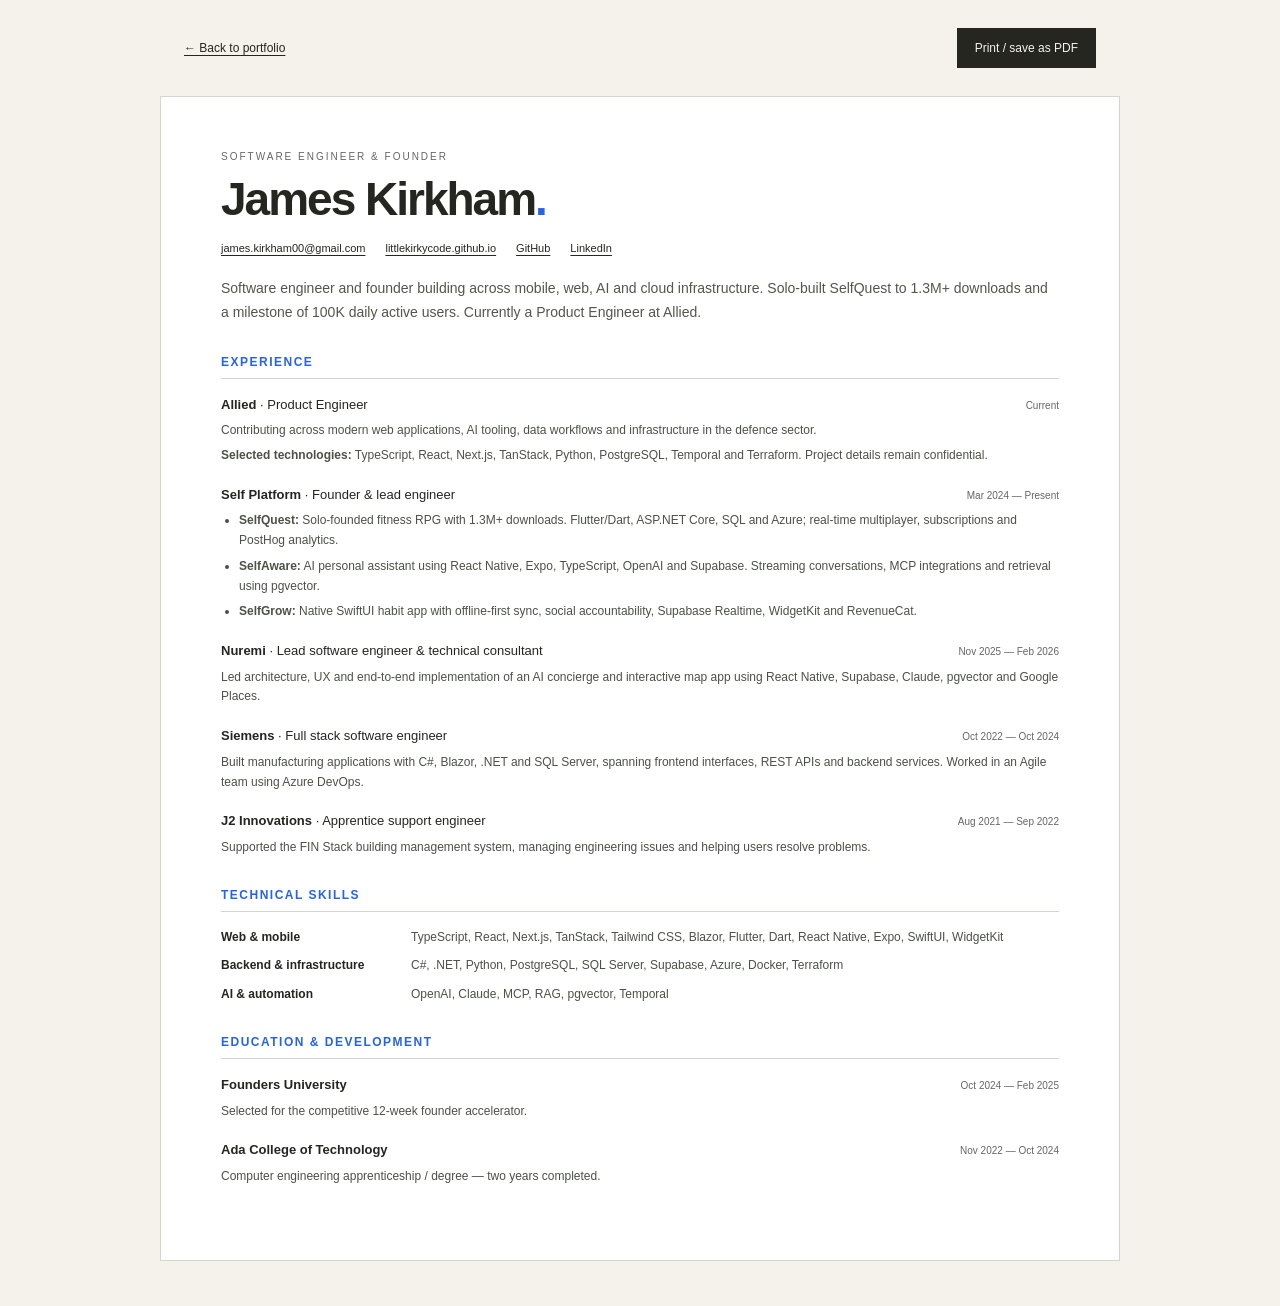
<file: cv.html>
﻿<!doctype html>
<html lang="en">
  <head>
    <meta charset="UTF-8" />
    <meta name="viewport" content="width=device-width, initial-scale=1" />
    <title>James Kirkham — Résumé</title>
    <meta
      name="description"
      content="James Kirkham’s experience, selected products and engineering skills."
    />
    <link rel="canonical" href="https://littlekirkycode.github.io/cv.html" />
    <link rel="stylesheet" href="css/resume.css?v=20260905" />
    <script src="js/resume.js?v=20260905" defer></script>
  </head>
  <body>
    <div class="toolbar">
      <a href="index.html">← Back to portfolio</a
      ><button id="print-resume" type="button" hidden>
        Print / save as PDF
      </button>
    </div>
    <main class="resume">
      <header>
        <p class="eyebrow">SOFTWARE ENGINEER & FOUNDER</p>
        <h1>James Kirkham<span>.</span></h1>
        <div class="contact">
          <a href="mailto:james.kirkham00@gmail.com"
            >james.kirkham00@gmail.com</a
          ><a href="https://littlekirkycode.github.io/"
            >littlekirkycode.github.io</a
          ><a href="https://github.com/littlekirkycode">GitHub</a
          ><a href="https://www.linkedin.com/in/james-kirkham-a965831b9/"
            >LinkedIn</a
          >
        </div>
        <p class="intro">
          Software engineer and founder building across mobile, web, AI and
          cloud infrastructure. Solo-built SelfQuest to 1.3M+ downloads and a
          milestone of 100K daily active users. Currently a Product Engineer
          at Allied.
        </p>
      </header>
      <section aria-labelledby="experience">
        <h2 id="experience">Experience</h2>
        <article>
          <div class="role-heading">
            <h3>Allied <span>· Product Engineer</span></h3>
            <p>Current</p>
          </div>
          <p>
            Contributing across modern web applications, AI tooling, data
            workflows and infrastructure in the defence sector.
          </p>
          <p>
            <strong>Selected technologies:</strong> TypeScript, React, Next.js,
            TanStack, Python, PostgreSQL, Temporal and Terraform. Project
            details remain confidential.
          </p>
        </article>
        <article>
          <div class="role-heading">
            <h3>Self Platform <span>· Founder & lead engineer</span></h3>
            <p>Mar 2024 — Present</p>
          </div>
          <ul>
            <li>
              <strong>SelfQuest:</strong> Solo-founded fitness RPG with 1.3M+
              downloads. Flutter/Dart, ASP.NET Core, SQL and Azure; real-time
              multiplayer, subscriptions and PostHog analytics.
            </li>
            <li>
              <strong>SelfAware:</strong> AI personal assistant using React
              Native, Expo, TypeScript, OpenAI and Supabase. Streaming
              conversations, MCP integrations and retrieval using pgvector.
            </li>
            <li>
              <strong>SelfGrow:</strong> Native SwiftUI habit app with
              offline-first sync, social accountability, Supabase Realtime,
              WidgetKit and RevenueCat.
            </li>
          </ul>
        </article>
        <article>
          <div class="role-heading">
            <h3>
              Nuremi
              <span>· Lead software engineer & technical consultant</span>
            </h3>
            <p>Nov 2025 — Feb 2026</p>
          </div>
          <p>
            Led architecture, UX and end-to-end implementation of an AI
            concierge and interactive map app using React Native, Supabase,
            Claude, pgvector and Google Places.
          </p>
        </article>
        <article>
          <div class="role-heading">
            <h3>Siemens <span>· Full stack software engineer</span></h3>
            <p>Oct 2022 — Oct 2024</p>
          </div>
          <p>
            Built manufacturing applications with C#, Blazor, .NET and SQL
            Server, spanning frontend interfaces, REST APIs and backend
            services. Worked in an Agile team using Azure DevOps.
          </p>
        </article>
        <article>
          <div class="role-heading">
            <h3>J2 Innovations <span>· Apprentice support engineer</span></h3>
            <p>Aug 2021 — Sep 2022</p>
          </div>
          <p>
            Supported the FIN Stack building management system, managing
            engineering issues and helping users resolve problems.
          </p>
        </article>
      </section>
      <section aria-labelledby="skills">
        <h2 id="skills">Technical skills</h2>
        <dl class="skills">
          <dt>Web & mobile</dt>
          <dd>
            TypeScript, React, Next.js, TanStack, Tailwind CSS, Blazor, Flutter,
            Dart, React Native, Expo, SwiftUI, WidgetKit
          </dd>
          <dt>Backend & infrastructure</dt>
          <dd>
            C#, .NET, Python, PostgreSQL, SQL Server, Supabase, Azure, Docker,
            Terraform
          </dd>
          <dt>AI & automation</dt>
          <dd>OpenAI, Claude, MCP, RAG, pgvector, Temporal</dd>
        </dl>
      </section>
      <section aria-labelledby="education">
        <h2 id="education">Education & development</h2>
        <article>
          <div class="role-heading">
            <h3>Founders University</h3>
            <p>Oct 2024 — Feb 2025</p>
          </div>
          <p>Selected for the competitive 12-week founder accelerator.</p>
        </article>
        <article>
          <div class="role-heading">
            <h3>Ada College of Technology</h3>
            <p>Nov 2022 — Oct 2024</p>
          </div>
          <p>
            Computer engineering apprenticeship / degree — two years completed.
          </p>
        </article>
      </section>
    </main>
  </body>
</html>
</file>
<file: css/styles.css>
/* ============================================
   JAMES KIRKHAM — PORTFOLIO
   Design System + Layout + Animations
   ============================================ */

/* ---------- RESET ---------- */
*, *::before, *::after {
    margin: 0;
    padding: 0;
    box-sizing: border-box;
}

/* ---------- CUSTOM PROPERTIES ---------- */
:root {
    /* Typography */
    --font: 'Inter', -apple-system, BlinkMacSystemFont, 'Segoe UI', sans-serif;
    --fs-xs: 0.75rem;
    --fs-sm: 0.875rem;
    --fs-base: 1rem;
    --fs-md: 1.125rem;
    --fs-lg: 1.25rem;
    --fs-xl: 1.5rem;
    --fs-2xl: 2rem;
    --fs-3xl: 2.5rem;
    --fs-4xl: 3.5rem;
    --fs-hero: clamp(2.5rem, 6vw, 5rem);

    /* Spacing */
    --space-xs: 0.25rem;
    --space-sm: 0.5rem;
    --space-md: 1rem;
    --space-lg: 1.5rem;
    --space-xl: 2rem;
    --space-2xl: 3rem;
    --space-3xl: 4rem;
    --space-4xl: 6rem;
    --space-section: clamp(3rem, 6vw, 5rem);

    /* Layout */
    --max-width: 1200px;
    --nav-height: 72px;

    /* Radius */
    --radius-sm: 6px;
    --radius-md: 12px;
    --radius-lg: 20px;
    --radius-xl: 28px;
    --radius-full: 9999px;

    /* Transitions */
    --ease: cubic-bezier(0.16, 1, 0.3, 1);
    --duration: 0.4s;
    --duration-fast: 0.2s;
    --duration-slow: 0.6s;
}

/* ---------- DARK THEME (default) ---------- */
[data-theme="dark"] {
    --bg: #0a0a0a;
    --bg-secondary: #111111;
    --bg-tertiary: #1a1a1a;
    --bg-card: #141414;
    --bg-card-hover: #1c1c1c;
    --surface: #1e1e1e;
    --border: #222222;
    --border-light: #2a2a2a;
    --text: #f0f0f0;
    --text-secondary: #a0a0a0;
    --text-muted: #666666;
    --accent: #3b82f6;
    --accent-hover: #60a5fa;
    --accent-glow: rgba(59, 130, 246, 0.15);
    --accent-glow-strong: rgba(59, 130, 246, 0.3);
    --shadow: 0 4px 24px rgba(0, 0, 0, 0.4);
    --shadow-lg: 0 8px 48px rgba(0, 0, 0, 0.5);
    --nav-bg: rgba(10, 10, 10, 0.85);
    --overlay: rgba(0, 0, 0, 0.6);
}

/* ---------- LIGHT THEME ---------- */
[data-theme="light"] {
    --bg: #fafafa;
    --bg-secondary: #f0f0f0;
    --bg-tertiary: #e8e8e8;
    --bg-card: #ffffff;
    --bg-card-hover: #f5f5f5;
    --surface: #ffffff;
    --border: #e0e0e0;
    --border-light: #eeeeee;
    --text: #1a1a1a;
    --text-secondary: #555555;
    --text-muted: #999999;
    --accent: #2563eb;
    --accent-hover: #1d4ed8;
    --accent-glow: rgba(37, 99, 235, 0.1);
    --accent-glow-strong: rgba(37, 99, 235, 0.2);
    --shadow: 0 4px 24px rgba(0, 0, 0, 0.08);
    --shadow-lg: 0 8px 48px rgba(0, 0, 0, 0.12);
    --nav-bg: rgba(250, 250, 250, 0.85);
    --overlay: rgba(255, 255, 255, 0.6);
}

/* ---------- BASE ---------- */
html {
    scroll-behavior: smooth;
    scroll-padding-top: var(--nav-height);
}

body {
    font-family: var(--font);
    font-size: var(--fs-base);
    line-height: 1.6;
    color: var(--text);
    background-color: var(--bg);
    transition: background-color var(--duration) var(--ease),
                color var(--duration) var(--ease);
    -webkit-font-smoothing: antialiased;
    overflow-x: hidden;
}

a {
    color: var(--accent);
    text-decoration: none;
    transition: color var(--duration-fast) var(--ease);
}

a:hover {
    color: var(--accent-hover);
}

img {
    max-width: 100%;
    display: block;
}

.container {
    width: 100%;
    max-width: var(--max-width);
    margin: 0 auto;
    padding: 0 var(--space-xl);
}

.section {
    padding: var(--space-section) 0;
}

.section__title {
    font-size: var(--fs-3xl);
    font-weight: 700;
    letter-spacing: -0.02em;
    margin-bottom: var(--space-md);
    text-align: center;
}

.section__subtitle {
    font-size: var(--fs-md);
    color: var(--text-secondary);
    text-align: center;
    max-width: 600px;
    margin: 0 auto var(--space-3xl);
}

.accent {
    color: var(--accent);
}

/* ---------- BUTTONS ---------- */
.btn {
    display: inline-flex;
    align-items: center;
    justify-content: center;
    gap: var(--space-sm);
    padding: 0.8rem 1.8rem;
    font-family: var(--font);
    font-size: var(--fs-sm);
    font-weight: 600;
    letter-spacing: 0.02em;
    border-radius: var(--radius-full);
    border: none;
    cursor: pointer;
    transition: all var(--duration-fast) var(--ease);
    text-decoration: none;
}

.btn--primary {
    background: var(--accent);
    color: #ffffff;
}

.btn--primary:hover {
    background: var(--accent-hover);
    color: #ffffff;
    transform: translateY(-2px);
    box-shadow: 0 4px 20px var(--accent-glow-strong);
}

.btn--outline {
    background: transparent;
    color: var(--text);
    border: 1.5px solid var(--border-light);
}

.btn--outline:hover {
    border-color: var(--accent);
    color: var(--accent);
    transform: translateY(-2px);
}

.btn--full {
    width: 100%;
}

/* ---------- NAVIGATION ---------- */
.nav {
    position: fixed;
    top: 0;
    left: 0;
    right: 0;
    height: var(--nav-height);
    background: var(--nav-bg);
    backdrop-filter: blur(20px);
    -webkit-backdrop-filter: blur(20px);
    border-bottom: 1px solid var(--border);
    z-index: 1000;
    transition: background-color var(--duration) var(--ease),
                border-color var(--duration) var(--ease);
}

.nav__container {
    max-width: var(--max-width);
    margin: 0 auto;
    padding: 0 var(--space-xl);
    height: 100%;
    display: flex;
    align-items: center;
    justify-content: space-between;
}

.nav__logo {
    font-size: var(--fs-xl);
    font-weight: 700;
    color: var(--text);
    text-decoration: none;
    letter-spacing: -0.02em;
}

.nav__logo:hover {
    color: var(--text);
}

.nav__links {
    display: flex;
    list-style: none;
    gap: var(--space-xl);
}

.nav__link {
    font-size: var(--fs-sm);
    font-weight: 500;
    color: var(--text-secondary);
    text-decoration: none;
    position: relative;
    padding: var(--space-xs) 0;
}

.nav__link::after {
    content: '';
    position: absolute;
    bottom: -2px;
    left: 0;
    width: 0;
    height: 2px;
    background: var(--accent);
    border-radius: var(--radius-full);
    transition: width var(--duration-fast) var(--ease);
}

.nav__link:hover {
    color: var(--text);
}

.nav__link:hover::after {
    width: 100%;
}

.nav__actions {
    display: flex;
    align-items: center;
    gap: var(--space-md);
}

/* Theme Toggle */
.theme-toggle {
    display: flex;
    align-items: center;
    justify-content: center;
    width: 40px;
    height: 40px;
    border: 1.5px solid var(--border-light);
    border-radius: var(--radius-full);
    background: transparent;
    cursor: pointer;
    color: var(--text-secondary);
    transition: all var(--duration-fast) var(--ease);
}

.theme-toggle:hover {
    color: var(--accent);
    border-color: var(--accent);
}

.theme-toggle__icon {
    width: 18px;
    height: 18px;
}

[data-theme="dark"] .theme-toggle__icon--sun { display: block; }
[data-theme="dark"] .theme-toggle__icon--moon { display: none; }
[data-theme="light"] .theme-toggle__icon--sun { display: none; }
[data-theme="light"] .theme-toggle__icon--moon { display: block; }

/* Hamburger */
.nav__hamburger {
    display: none;
    flex-direction: column;
    justify-content: center;
    gap: 5px;
    width: 40px;
    height: 40px;
    background: none;
    border: none;
    cursor: pointer;
    padding: 8px;
}

.nav__hamburger span {
    display: block;
    width: 100%;
    height: 2px;
    background: var(--text);
    border-radius: var(--radius-full);
    transition: all var(--duration-fast) var(--ease);
    transform-origin: center;
}

.nav__hamburger.active span:nth-child(1) {
    transform: rotate(45deg) translate(5px, 5px);
}

.nav__hamburger.active span:nth-child(2) {
    opacity: 0;
}

.nav__hamburger.active span:nth-child(3) {
    transform: rotate(-45deg) translate(5px, -5px);
}

/* ---------- HERO ---------- */
.hero {
    min-height: 100vh;
    display: flex;
    align-items: center;
    justify-content: center;
    position: relative;
    overflow: hidden;
    padding-top: var(--nav-height);
}

.hero__bg {
    position: absolute;
    inset: 0;
    overflow: hidden;
    z-index: 0;
}

.hero__orb {
    position: absolute;
    border-radius: 50%;
    filter: blur(80px);
    opacity: 0.4;
    animation: float 20s ease-in-out infinite;
}

.hero__orb--1 {
    width: 400px;
    height: 400px;
    background: var(--accent);
    top: -100px;
    right: -100px;
    animation-delay: 0s;
}

.hero__orb--2 {
    width: 300px;
    height: 300px;
    background: #8b5cf6;
    bottom: -50px;
    left: -50px;
    animation-delay: -7s;
}

.hero__orb--3 {
    width: 200px;
    height: 200px;
    background: #06b6d4;
    top: 50%;
    left: 50%;
    animation-delay: -14s;
}

@keyframes float {
    0%, 100% { transform: translate(0, 0) scale(1); }
    25% { transform: translate(30px, -30px) scale(1.05); }
    50% { transform: translate(-20px, 20px) scale(0.95); }
    75% { transform: translate(20px, 10px) scale(1.02); }
}

.hero__content {
    position: relative;
    z-index: 1;
    text-align: center;
}

.hero__greeting {
    font-size: var(--fs-lg);
    color: var(--accent);
    font-weight: 500;
    margin-bottom: var(--space-sm);
}

.hero__name {
    font-size: var(--fs-hero);
    font-weight: 700;
    letter-spacing: -0.03em;
    line-height: 1.1;
    margin-bottom: var(--space-md);
}

.hero__title {
    font-size: var(--fs-xl);
    color: var(--text-secondary);
    font-weight: 400;
    margin-bottom: var(--space-lg);
}

.hero__tagline {
    font-size: var(--fs-md);
    color: var(--text-secondary);
    max-width: 540px;
    margin: 0 auto var(--space-2xl);
    line-height: 1.7;
}

.hero__cta {
    display: flex;
    gap: var(--space-md);
    justify-content: center;
    flex-wrap: wrap;
}

.hero__scroll-indicator {
    position: absolute;
    bottom: 2rem;
    left: 50%;
    transform: translateX(-50%);
    display: flex;
    flex-direction: column;
    align-items: center;
    gap: var(--space-sm);
    color: var(--text-muted);
    font-size: var(--fs-xs);
    letter-spacing: 0.15em;
    text-transform: uppercase;
}

.hero__scroll-line {
    width: 1px;
    height: 40px;
    background: linear-gradient(to bottom, var(--accent), transparent);
    animation: scrollPulse 2s ease-in-out infinite;
}

@keyframes scrollPulse {
    0%, 100% { opacity: 1; transform: scaleY(1); }
    50% { opacity: 0.3; transform: scaleY(0.6); }
}

/* ---------- ABOUT ---------- */
.about__grid {
    display: grid;
    grid-template-columns: 1fr 1.5fr;
    gap: var(--space-4xl);
    align-items: center;
    margin-top: var(--space-3xl);
}

.about__photo-frame {
    width: 280px;
    height: 340px;
    border-radius: var(--radius-lg);
    overflow: hidden;
    border: 2px solid var(--border);
    background: var(--bg-secondary);
    margin: 0 auto;
    transition: border-color var(--duration) var(--ease);
}

.about__photo-frame:hover {
    border-color: var(--accent);
}

.about__photo {
    width: 100%;
    height: 100%;
    object-fit: cover;
    object-position: center 45%;
}

.about__photo-placeholder {
    width: 100%;
    height: 100%;
    display: flex;
    flex-direction: column;
    align-items: center;
    justify-content: center;
    gap: var(--space-sm);
    color: var(--text-muted);
}

.about__photo-placeholder svg {
    width: 48px;
    height: 48px;
}

.about__photo-placeholder span {
    font-size: var(--fs-sm);
}

.about__text p {
    color: var(--text-secondary);
    margin-bottom: var(--space-lg);
    line-height: 1.8;
}

.about__stats {
    display: flex;
    gap: var(--space-2xl);
    margin-top: var(--space-xl);
}

.about__stat {
    display: flex;
    flex-direction: column;
}

.about__stat-number {
    font-size: var(--fs-3xl);
    font-weight: 700;
    color: var(--accent);
    line-height: 1;
}

.about__stat-label {
    font-size: var(--fs-sm);
    color: var(--text-muted);
    margin-top: var(--space-xs);
}

/* ---------- SKILLS ---------- */
.skills__categories {
    display: flex;
    flex-direction: column;
    gap: var(--space-3xl);
    margin-top: var(--space-3xl);
}

.skills__category-title {
    font-size: var(--fs-lg);
    font-weight: 600;
    color: var(--text-secondary);
    margin-bottom: var(--space-lg);
    text-align: center;
    text-transform: uppercase;
    letter-spacing: 0.1em;
    font-size: var(--fs-sm);
}

.skills__grid {
    display: grid;
    grid-template-columns: repeat(auto-fit, minmax(140px, 1fr));
    gap: var(--space-md);
    max-width: 700px;
    margin: 0 auto;
}

.skill-card {
    display: flex;
    flex-direction: column;
    align-items: center;
    gap: var(--space-sm);
    padding: var(--space-xl) var(--space-md);
    border-radius: var(--radius-md);
    background: var(--bg-card);
    border: 1px solid var(--border);
    transition: all var(--duration-fast) var(--ease);
    cursor: default;
}

.skill-card:hover {
    border-color: var(--accent);
    background: var(--bg-card-hover);
    transform: translateY(-4px);
    box-shadow: 0 8px 24px var(--accent-glow);
}

.skill-card__icon {
    width: 32px;
    height: 32px;
    color: var(--text);
    transition: color var(--duration-fast) var(--ease);
}

.skill-card:hover .skill-card__icon {
    color: var(--accent);
}

.skill-card__name {
    font-size: var(--fs-sm);
    font-weight: 500;
    color: var(--text-secondary);
}

/* ---------- PROJECTS ---------- */
.projects__group {
    margin-bottom: var(--space-4xl);
}

.projects__group:last-child {
    margin-bottom: 0;
}

.projects__group-title {
    font-size: var(--fs-lg);
    font-weight: 600;
    color: var(--text-secondary);
    margin-bottom: var(--space-2xl);
    text-align: center;
    text-transform: uppercase;
    letter-spacing: 0.1em;
    font-size: var(--fs-sm);
}

/* ---------- MOBILE APPS GRID ---------- */
.projects__grid--apps {
    display: grid;
    grid-template-columns: repeat(auto-fill, minmax(260px, 1fr));
    gap: var(--space-2xl);
}

.projects__grid--web {
    display: grid;
    grid-template-columns: repeat(2, 1fr);
    gap: var(--space-2xl);
}

/* Project Card */
.project-card {
    text-align: center;
    display: flex;
    flex-direction: column;
}

.project-card__info {
    margin-top: var(--space-lg);
    display: flex;
    flex-direction: column;
    flex: 1;
}

.project-card__name {
    font-size: var(--fs-lg);
    font-weight: 600;
    margin-bottom: var(--space-sm);
}

.project-card__desc {
    font-size: var(--fs-sm);
    color: var(--text-secondary);
    line-height: 1.6;
    margin-bottom: var(--space-md);
}

.project-card__tags {
    display: flex;
    gap: var(--space-sm);
    justify-content: center;
    flex-wrap: wrap;
    margin-bottom: var(--space-md);
}

.tag {
    font-size: var(--fs-xs);
    font-weight: 600;
    padding: 0.25rem 0.75rem;
    border-radius: var(--radius-full);
    letter-spacing: 0.02em;
}

.tag--flutter { background: #02569B20; color: #0288D1; }
.tag--dart { background: #00B4AB20; color: #00B4AB; }
.tag--react-native { background: #61DAFB20; color: #61DAFB; }
.tag--js { background: #F7DF1E20; color: #F0DB4F; }
.tag--swift { background: #FA734320; color: #FA7343; }
.tag--ios { background: #14141420; color: var(--text-secondary); border: 1px solid var(--border); }
.tag--web { background: var(--accent-glow); color: var(--accent); }
.tag--csharp { background: #68217A20; color: #9B4DCA; }
.tag--azure { background: #0078D420; color: #0078D4; }
.tag--supabase { background: #3ECF8E20; color: #3ECF8E; }

[data-theme="light"] .tag--flutter { background: #02569B15; }
[data-theme="light"] .tag--react-native { background: #61DAFB15; color: #0991B3; }
[data-theme="light"] .tag--js { background: #F7DF1E15; color: #B8A90D; }
[data-theme="light"] .tag--csharp { background: #68217A15; color: #68217A; }
[data-theme="light"] .tag--supabase { background: #3ECF8E15; color: #1A9D5C; }

.project-card__links {
    display: flex;
    gap: var(--space-md);
    justify-content: center;
    margin-bottom: var(--space-md);
}

.project-card__link {
    display: flex;
    align-items: center;
    justify-content: center;
    width: 36px;
    height: 36px;
    border-radius: var(--radius-full);
    border: 1px solid var(--border);
    color: var(--text-secondary);
    transition: all var(--duration-fast) var(--ease);
}

.project-card__link svg {
    width: 16px;
    height: 16px;
}

.project-card__link:hover {
    border-color: var(--accent);
    color: var(--accent);
    background: var(--accent-glow);
}

.project-card__link--disabled {
    opacity: 0.4;
    pointer-events: none;
}

/* ---------- PHONE MOCKUP (devices.css overrides) ---------- */
.phone-mockup {
    display: flex;
    justify-content: center;
    align-items: flex-start;
    height: 430px;
    overflow: hidden;
}

.phone-mockup .device {
    transform: scale(0.55);
    transform-origin: top center;
    flex-shrink: 0;
    transition: filter var(--duration) var(--ease);
}

.project-card:hover .device {
    filter: drop-shadow(0 8px 30px var(--accent-glow));
}

.phone-mockup .device-screen {
    object-fit: cover;
}

.phone-mockup__placeholder {
    display: flex;
    flex-direction: column;
    align-items: center;
    justify-content: center;
    gap: var(--space-sm);
    color: var(--text-muted);
    width: 100%;
    height: 100%;
    background: var(--bg-secondary);
}

.phone-mockup__placeholder svg {
    width: 32px;
    height: 32px;
}

.phone-mockup__placeholder span {
    font-size: var(--fs-xs);
}

/* ---------- BROWSER MOCKUP ---------- */
.browser-mockup {
    border-radius: var(--radius-lg);
    border: 2px solid var(--border);
    overflow: hidden;
    background: var(--bg-card);
    transition: all var(--duration) var(--ease);
}

.project-card--web:hover .browser-mockup {
    border-color: var(--accent);
    box-shadow: 0 8px 40px var(--accent-glow);
}

.browser-mockup__toolbar {
    display: flex;
    align-items: center;
    gap: var(--space-md);
    padding: 10px 16px;
    background: var(--bg-tertiary);
    border-bottom: 1px solid var(--border);
}

.browser-mockup__dots {
    display: flex;
    gap: 6px;
}

.browser-mockup__dots span {
    width: 10px;
    height: 10px;
    border-radius: 50%;
}

.browser-mockup__dots span:nth-child(1) { background: #ff5f57; }
.browser-mockup__dots span:nth-child(2) { background: #febc2e; }
.browser-mockup__dots span:nth-child(3) { background: #28c840; }

.browser-mockup__url {
    flex: 1;
    background: var(--bg-secondary);
    border-radius: var(--radius-sm);
    padding: 4px 12px;
    font-size: var(--fs-xs);
    color: var(--text-muted);
}

.browser-mockup__viewport {
    position: relative;
    width: 100%;
    height: 280px;
    overflow: hidden;
    background: var(--bg-secondary);
}

.browser-mockup__viewport iframe {
    width: 200%;
    height: 200%;
    border: none;
    transform: scale(0.5);
    transform-origin: top left;
    pointer-events: none;
}

.browser-mockup__fallback {
    position: absolute;
    inset: 0;
    display: none;
    flex-direction: column;
    align-items: center;
    justify-content: center;
    gap: var(--space-sm);
    color: var(--text-muted);
    background: var(--bg-secondary);
}

.browser-mockup__fallback svg {
    width: 40px;
    height: 40px;
}

.browser-mockup__fallback span {
    font-size: var(--fs-sm);
}

.browser-mockup__fallback--visible {
    display: flex;
}

/* ---------- EXPERIENCE / TIMELINE ---------- */
.timeline {
    position: relative;
    max-width: 700px;
    margin: var(--space-3xl) auto 0;
    padding-left: 40px;
}

.timeline::before {
    content: '';
    position: absolute;
    left: 15px;
    top: 0;
    bottom: 0;
    width: 2px;
    background: var(--border);
}

.timeline__item {
    position: relative;
    margin-bottom: var(--space-3xl);
}

.timeline__item:last-child {
    margin-bottom: 0;
}

.timeline__dot {
    position: absolute;
    left: -33px;
    top: 6px;
    width: 12px;
    height: 12px;
    border-radius: 50%;
    background: var(--accent);
    border: 3px solid var(--bg);
    z-index: 1;
    transition: background-color var(--duration) var(--ease),
                border-color var(--duration) var(--ease);
}

.timeline__content {
    background: var(--bg-card);
    border: 1px solid var(--border);
    border-radius: var(--radius-md);
    padding: var(--space-xl);
    transition: all var(--duration-fast) var(--ease);
}

.timeline__content:hover {
    border-color: var(--accent);
    box-shadow: 0 4px 20px var(--accent-glow);
}

.timeline__date {
    font-size: var(--fs-xs);
    font-weight: 600;
    color: var(--accent);
    text-transform: uppercase;
    letter-spacing: 0.08em;
}

.timeline__title {
    font-size: var(--fs-lg);
    font-weight: 600;
    margin-top: var(--space-xs);
}

.timeline__company {
    font-size: var(--fs-sm);
    color: var(--text-secondary);
    margin-top: var(--space-xs);
}

.timeline__desc {
    font-size: var(--fs-sm);
    color: var(--text-muted);
    margin-top: var(--space-sm);
    line-height: 1.6;
}

.timeline__highlights {
    list-style: none;
    margin-top: var(--space-md);
    display: flex;
    flex-direction: column;
    gap: var(--space-sm);
}

.timeline__highlights li {
    font-size: var(--fs-sm);
    color: var(--text-muted);
    line-height: 1.6;
    padding-left: var(--space-md);
    position: relative;
}

.timeline__highlights li::before {
    content: '';
    position: absolute;
    left: 0;
    top: 0.6em;
    width: 4px;
    height: 4px;
    border-radius: 50%;
    background: var(--accent);
}

.timeline__highlights li strong {
    color: var(--text);
}

/* ---------- TESTIMONIALS ---------- */
.testimonials__slider {
    display: flex;
    gap: var(--space-xl);
    overflow-x: auto;
    scroll-snap-type: x mandatory;
    scroll-behavior: smooth;
    -ms-overflow-style: none;
    scrollbar-width: none;
    margin-top: var(--space-3xl);
    padding-bottom: var(--space-md);
}

.testimonials__slider::-webkit-scrollbar {
    display: none;
}

.testimonial-card {
    min-width: 100%;
    scroll-snap-align: center;
    background: var(--bg-card);
    border: 1px solid var(--border);
    border-radius: var(--radius-lg);
    padding: var(--space-2xl);
    transition: border-color var(--duration) var(--ease);
}

.testimonial-card__icon {
    width: 32px;
    height: 32px;
    color: var(--accent);
    opacity: 0.5;
    margin-bottom: var(--space-md);
}

.testimonial-card__quote p {
    font-size: var(--fs-md);
    color: var(--text-secondary);
    line-height: 1.8;
    font-style: italic;
}

.testimonial-card__author {
    display: flex;
    align-items: center;
    gap: var(--space-md);
    margin-top: var(--space-xl);
}

.testimonial-card__avatar {
    width: 48px;
    height: 48px;
    border-radius: 50%;
    background: var(--bg-tertiary);
    border: 2px solid var(--border);
    flex-shrink: 0;
}

.testimonial-card__name {
    font-weight: 600;
    font-size: var(--fs-sm);
}

.testimonial-card__role {
    font-size: var(--fs-xs);
    color: var(--text-muted);
}

.testimonials__nav {
    display: flex;
    align-items: center;
    justify-content: center;
    gap: var(--space-lg);
    margin-top: var(--space-xl);
}

.testimonials__btn {
    display: flex;
    align-items: center;
    justify-content: center;
    width: 40px;
    height: 40px;
    border-radius: 50%;
    border: 1px solid var(--border);
    background: transparent;
    cursor: pointer;
    color: var(--text-secondary);
    transition: all var(--duration-fast) var(--ease);
}

.testimonials__btn:hover {
    border-color: var(--accent);
    color: var(--accent);
}

.testimonials__btn svg {
    width: 18px;
    height: 18px;
}

.testimonials__dots {
    display: flex;
    gap: var(--space-sm);
}

.testimonials__dot {
    width: 8px;
    height: 8px;
    border-radius: 50%;
    background: var(--border);
    border: none;
    cursor: pointer;
    transition: all var(--duration-fast) var(--ease);
    padding: 0;
}

.testimonials__dot.active {
    background: var(--accent);
    width: 24px;
    border-radius: var(--radius-full);
}

/* ---------- BLOG ---------- */
.blog__grid {
    display: grid;
    grid-template-columns: repeat(3, 1fr);
    gap: var(--space-xl);
}

.blog-card {
    background: var(--bg-card);
    border: 1px solid var(--border);
    border-radius: var(--radius-md);
    overflow: hidden;
    transition: all var(--duration-fast) var(--ease);
}

.blog-card:hover {
    border-color: var(--accent);
    transform: translateY(-4px);
    box-shadow: 0 8px 24px var(--accent-glow);
}

.blog-card__image {
    height: 180px;
    background: var(--bg-secondary);
}

.blog-card__placeholder {
    width: 100%;
    height: 100%;
    display: flex;
    align-items: center;
    justify-content: center;
    color: var(--text-muted);
}

.blog-card__placeholder svg {
    width: 32px;
    height: 32px;
}

.blog-card__content {
    padding: var(--space-xl);
}

.blog-card__date {
    font-size: var(--fs-xs);
    color: var(--text-muted);
    text-transform: uppercase;
    letter-spacing: 0.08em;
}

.blog-card__title {
    font-size: var(--fs-md);
    font-weight: 600;
    margin-top: var(--space-sm);
    margin-bottom: var(--space-sm);
}

.blog-card__excerpt {
    font-size: var(--fs-sm);
    color: var(--text-secondary);
    line-height: 1.6;
    margin-bottom: var(--space-md);
}

.blog-card__link {
    font-size: var(--fs-sm);
    font-weight: 600;
    color: var(--accent);
}

.blog-card__link:hover {
    color: var(--accent-hover);
}

/* ---------- CONTACT ---------- */
.contact__grid {
    display: grid;
    grid-template-columns: 1.2fr 1fr;
    gap: var(--space-4xl);
    margin-top: var(--space-3xl);
}

.form-group {
    margin-bottom: var(--space-lg);
}

.form-label {
    display: block;
    font-size: var(--fs-sm);
    font-weight: 500;
    color: var(--text-secondary);
    margin-bottom: var(--space-sm);
}

.form-input {
    width: 100%;
    padding: 0.8rem 1rem;
    font-family: var(--font);
    font-size: var(--fs-base);
    color: var(--text);
    background: var(--bg-secondary);
    border: 1.5px solid var(--border);
    border-radius: var(--radius-sm);
    transition: all var(--duration-fast) var(--ease);
    outline: none;
}

.form-input:focus {
    border-color: var(--accent);
    box-shadow: 0 0 0 3px var(--accent-glow);
}

.form-textarea {
    resize: vertical;
    min-height: 120px;
}

.contact__info {
    display: flex;
    flex-direction: column;
    gap: var(--space-xl);
    justify-content: center;
}

.contact__info-item {
    display: flex;
    align-items: center;
    gap: var(--space-lg);
    padding: var(--space-lg);
    background: var(--bg-card);
    border: 1px solid var(--border);
    border-radius: var(--radius-md);
    transition: all var(--duration-fast) var(--ease);
}

.contact__info-item:hover {
    border-color: var(--accent);
}

.contact__info-item svg {
    width: 24px;
    height: 24px;
    color: var(--accent);
    flex-shrink: 0;
}

.contact__info-label {
    font-size: var(--fs-xs);
    color: var(--text-muted);
    text-transform: uppercase;
    letter-spacing: 0.08em;
}

.contact__info-value {
    font-size: var(--fs-sm);
    font-weight: 500;
    color: var(--text);
    text-decoration: none;
}

.contact__info-value:hover {
    color: var(--accent);
}

/* ---------- FOOTER ---------- */
.footer {
    border-top: 1px solid var(--border);
    padding-top: var(--space-3xl);
    transition: border-color var(--duration) var(--ease);
}

.footer__container {
    display: flex;
    align-items: center;
    justify-content: space-between;
    padding-bottom: var(--space-2xl);
}

.footer__logo {
    font-size: var(--fs-xl);
    font-weight: 700;
    color: var(--text);
    text-decoration: none;
}

.footer__credit {
    font-size: var(--fs-sm);
    color: var(--text-muted);
    margin-top: var(--space-xs);
}

.footer__links {
    display: flex;
    list-style: none;
    gap: var(--space-xl);
}

.footer__links a {
    font-size: var(--fs-sm);
    color: var(--text-secondary);
    text-decoration: none;
}

.footer__links a:hover {
    color: var(--accent);
}

.footer__socials {
    display: flex;
    gap: var(--space-md);
}

.footer__socials a {
    display: flex;
    align-items: center;
    justify-content: center;
    width: 36px;
    height: 36px;
    border-radius: var(--radius-full);
    border: 1px solid var(--border);
    color: var(--text-secondary);
    transition: all var(--duration-fast) var(--ease);
}

.footer__socials a:hover {
    border-color: var(--accent);
    color: var(--accent);
}

.footer__socials svg {
    width: 16px;
    height: 16px;
}

.footer__bottom {
    border-top: 1px solid var(--border);
    padding: var(--space-lg) 0;
    text-align: center;
}

.footer__bottom p {
    font-size: var(--fs-xs);
    color: var(--text-muted);
}

/* ---------- SCROLL REVEAL ANIMATIONS ---------- */
.reveal {
    opacity: 0;
    transform: translateY(30px);
    transition: opacity var(--duration-slow) var(--ease),
                transform var(--duration-slow) var(--ease);
}

.reveal.visible {
    opacity: 1;
    transform: translateY(0);
}

/* Stagger children */
.reveal:nth-child(2) { transition-delay: 0.1s; }
.reveal:nth-child(3) { transition-delay: 0.2s; }
.reveal:nth-child(4) { transition-delay: 0.3s; }

/* ---------- REDUCED MOTION ---------- */
@media (prefers-reduced-motion: reduce) {
    *, *::before, *::after {
        animation-duration: 0.01ms !important;
        animation-iteration-count: 1 !important;
        transition-duration: 0.01ms !important;
    }

    html {
        scroll-behavior: auto;
    }

    .reveal {
        opacity: 1;
        transform: none;
    }
}

/* ---------- RESPONSIVE: TABLET ---------- */
@media (max-width: 1024px) {
    .about__grid {
        grid-template-columns: 1fr;
        gap: var(--space-2xl);
        text-align: center;
    }

    .about__stats {
        justify-content: center;
    }

    .contact__grid {
        grid-template-columns: 1fr;
        gap: var(--space-2xl);
    }

    .footer__container {
        flex-direction: column;
        gap: var(--space-lg);
        text-align: center;
    }
}

/* ---------- RESPONSIVE: MOBILE ---------- */
@media (max-width: 768px) {
    .nav.menu-open {
        backdrop-filter: none;
        -webkit-backdrop-filter: none;
        background: var(--bg);
    }

    .nav__container {
        position: relative;
        z-index: 2;
    }

    .nav__links {
        position: fixed;
        top: 0;
        right: 0;
        bottom: 0;
        width: 280px;
        max-width: 75vw;
        flex-direction: column;
        align-items: flex-start;
        justify-content: flex-start;
        padding: calc(var(--nav-height) + var(--space-2xl)) var(--space-2xl) var(--space-2xl);
        gap: var(--space-xl);
        background: var(--bg-secondary);
        border-left: 1px solid var(--border);
        z-index: 1;
        transform: translateX(100%);
        visibility: hidden;
        transition: transform 0.3s var(--ease), visibility 0.3s;
    }

    .nav__links.open {
        transform: translateX(0);
        visibility: visible;
        box-shadow: -10px 0 40px rgba(0, 0, 0, 0.3);
    }

    .nav__link {
        font-size: var(--fs-xl);
    }

    .nav__hamburger {
        display: flex;
    }

    .nav__backdrop {
        position: fixed;
        inset: 0;
        background: rgba(0, 0, 0, 0.5);
        z-index: 998;
        opacity: 0;
        visibility: hidden;
        pointer-events: none;
        transition: opacity 0.3s var(--ease), visibility 0.3s;
    }

    .nav__backdrop.open {
        opacity: 1;
        visibility: visible;
        pointer-events: auto;
    }

    .hero {
        min-height: 100dvh;
        padding-top: calc(var(--nav-height) + var(--space-xl));
        padding-bottom: var(--space-xl);
    }

    .hero__greeting {
        font-size: var(--fs-md);
    }

    .hero__name {
        font-size: clamp(2rem, 8vw, 3.5rem);
    }

    .hero__title {
        font-size: var(--fs-lg);
        margin-bottom: var(--space-md);
    }

    .hero__tagline {
        font-size: var(--fs-sm);
        margin-bottom: var(--space-xl);
        padding: 0 var(--space-md);
    }

    .hero__stats {
        gap: var(--space-xl);
        margin-bottom: var(--space-xl);
    }

    .hero__stat-number {
        font-size: var(--fs-xl);
    }

    .hero__scroll-indicator {
        display: none;
    }

    .projects__grid--web {
        grid-template-columns: 1fr;
    }

    .phone-mockup {
        height: 350px;
    }

    .phone-mockup .device {
        transform: scale(0.45);
    }

    .blog__grid {
        grid-template-columns: 1fr;
    }

    .testimonial-card {
        padding: var(--space-xl);
    }

    .section__title {
        font-size: var(--fs-2xl);
    }

    .footer__links {
        flex-direction: column;
        gap: var(--space-sm);
    }
}

@media (max-width: 480px) {
    .about__stats {
        flex-direction: column;
        align-items: center;
        gap: var(--space-lg);
    }

    .hero__name {
        font-size: clamp(1.75rem, 10vw, 2.5rem);
    }

    .hero__cta {
        flex-direction: column;
        align-items: center;
    }

    .hero__stats {
        flex-direction: row;
        gap: var(--space-lg);
    }

    .hero__stat-number {
        font-size: var(--fs-lg);
    }

    .hero__stat-label {
        font-size: 0.65rem;
    }

    .phone-mockup {
        height: 380px;
    }

    .phone-mockup .device {
        transform: scale(0.48);
    }

    .modal__body {
        grid-template-columns: 1fr;
    }

    .modal__phone-row {
        grid-template-columns: repeat(3, 1fr);
    }
}

/* ---------- HERO STATS ---------- */
.hero__stats {
    display: flex;
    gap: var(--space-2xl);
    justify-content: center;
    margin-bottom: var(--space-2xl);
    flex-wrap: wrap;
}

.hero__stat {
    display: flex;
    flex-direction: column;
    align-items: center;
}

.hero__stat-number {
    font-size: var(--fs-2xl);
    font-weight: 700;
    color: var(--accent);
    line-height: 1;
}

.hero__stat-label {
    font-size: var(--fs-xs);
    color: var(--text-muted);
    margin-top: var(--space-xs);
    text-transform: uppercase;
    letter-spacing: 0.08em;
}


/* ---------- PROJECT EXPAND BUTTON ---------- */
.project-card__expand {
    display: inline-block;
    margin-top: auto;
    padding-top: var(--space-sm);
    padding: 0.4rem 1rem;
    font-family: var(--font);
    font-size: var(--fs-xs);
    font-weight: 600;
    color: var(--accent);
    background: var(--accent-glow);
    border: 1px solid transparent;
    border-radius: var(--radius-full);
    cursor: pointer;
    transition: all var(--duration-fast) var(--ease);
}

.project-card__expand:hover {
    background: var(--accent);
    color: #fff;
}

/* Clickable project card */
.project-card[data-project] {
    cursor: pointer;
}

/* ---------- PROJECT DETAIL MODAL ---------- */
.modal {
    position: fixed;
    inset: 0;
    z-index: 2000;
    display: none;
    align-items: center;
    justify-content: center;
    padding: var(--space-xl);
}

.modal.open {
    display: flex;
}

.modal__backdrop {
    position: absolute;
    inset: 0;
    background: var(--overlay);
    backdrop-filter: blur(8px);
    -webkit-backdrop-filter: blur(8px);
    animation: fadeIn 0.3s var(--ease);
}

.modal__container {
    position: relative;
    width: 100%;
    max-width: 900px;
    max-height: 85vh;
    overflow-y: auto;
    background: var(--bg-card);
    border: 1px solid var(--border);
    border-radius: var(--radius-xl);
    padding: var(--space-3xl);
    box-shadow: var(--shadow-lg);
    animation: slideUp 0.4s var(--ease);
    z-index: 1;
}

.modal__close {
    position: absolute;
    top: var(--space-lg);
    right: var(--space-lg);
    width: 40px;
    height: 40px;
    display: flex;
    align-items: center;
    justify-content: center;
    border-radius: var(--radius-full);
    border: 1px solid var(--border);
    background: var(--bg-secondary);
    cursor: pointer;
    color: var(--text-secondary);
    transition: all var(--duration-fast) var(--ease);
    z-index: 2;
}

.modal__close:hover {
    border-color: var(--accent);
    color: var(--accent);
}

.modal__close svg {
    width: 18px;
    height: 18px;
}

.modal__body {
    display: grid;
    grid-template-columns: 340px 1fr;
    gap: var(--space-2xl);
    align-items: start;
}

.modal__screenshots {
    width: 100%;
    min-width: 0;
}

.modal__phone-row {
    display: grid;
    grid-template-columns: repeat(3, 1fr);
    gap: 6px;
}

.modal__phone-row > div {
    overflow: hidden;
    border-radius: var(--radius-sm);
}

.modal__phone-row img {
    width: 100%;
    height: auto;
    display: block;
    border-radius: var(--radius-sm);
}

.modal__details {
    flex: 1;
}

.modal__title {
    font-size: var(--fs-2xl);
    font-weight: 700;
    letter-spacing: -0.02em;
}

.modal__role {
    font-size: var(--fs-sm);
    color: var(--accent);
    font-weight: 600;
    margin-top: var(--space-xs);
    text-transform: uppercase;
    letter-spacing: 0.06em;
}

.modal__desc {
    font-size: var(--fs-base);
    color: var(--text-secondary);
    line-height: 1.7;
    margin-top: var(--space-lg);
}

.modal__tags {
    display: flex;
    gap: var(--space-sm);
    flex-wrap: wrap;
    margin-top: var(--space-lg);
}

.modal__socials {
    display: flex;
    gap: var(--space-xl);
    margin-top: var(--space-xl);
    flex-wrap: wrap;
}

.modal__social-item {
    display: flex;
    align-items: center;
    gap: var(--space-sm);
    padding: 0.5rem 1rem;
    background: var(--bg-secondary);
    border-radius: var(--radius-full);
    border: 1px solid var(--border);
}

.modal__social-item svg {
    width: 18px;
    height: 18px;
    color: var(--text-muted);
}

.modal__social-item span {
    font-size: var(--fs-sm);
    font-weight: 600;
    color: var(--text);
}

.modal__social-item small {
    font-size: var(--fs-xs);
    color: var(--text-muted);
    margin-left: 2px;
}

.modal__highlights {
    margin-top: var(--space-xl);
}

.modal__highlight {
    display: flex;
    align-items: flex-start;
    gap: var(--space-sm);
    margin-bottom: var(--space-sm);
    font-size: var(--fs-sm);
    color: var(--text-secondary);
    line-height: 1.5;
}

.modal__highlight::before {
    content: '';
    width: 6px;
    height: 6px;
    border-radius: 50%;
    background: var(--accent);
    flex-shrink: 0;
    margin-top: 6px;
}

.modal__actions {
    display: flex;
    gap: var(--space-md);
    margin-top: var(--space-xl);
}

@keyframes fadeIn {
    from { opacity: 0; }
    to { opacity: 1; }
}

@keyframes slideUp {
    from { opacity: 0; transform: translateY(20px); }
    to { opacity: 1; transform: translateY(0); }
}

/* ---------- RECOGNITION ---------- */
.recognition__grid {
    display: grid;
    grid-template-columns: repeat(3, 1fr);
    gap: var(--space-xl);
    margin-top: var(--space-3xl);
}

.recognition__card {
    text-align: center;
    padding: var(--space-2xl);
    background: var(--bg-card);
    border: 1px solid var(--border);
    border-radius: var(--radius-md);
    transition: all var(--duration-fast) var(--ease);
}

.recognition__card:hover {
    border-color: var(--accent);
    transform: translateY(-4px);
    box-shadow: 0 8px 24px var(--accent-glow);
}

.recognition__icon {
    display: inline-flex;
    align-items: center;
    justify-content: center;
    width: 56px;
    height: 56px;
    border-radius: var(--radius-full);
    background: var(--accent-glow);
    margin-bottom: var(--space-lg);
}

.recognition__icon svg {
    width: 28px;
    height: 28px;
    color: var(--accent);
}

.recognition__title {
    font-size: var(--fs-lg);
    font-weight: 600;
    margin-bottom: var(--space-sm);
}

.recognition__desc {
    font-size: var(--fs-sm);
    color: var(--text-secondary);
    line-height: 1.6;
}

.recognition__desc a {
    color: var(--accent);
    text-decoration: none;
    border-bottom: 1px solid transparent;
    transition: border-color 0.2s;
}

.recognition__desc a:hover {
    border-bottom-color: var(--accent);
}

/* ---------- RESPONSIVE: RECOGNITION ---------- */
@media (max-width: 768px) {
    .recognition__grid {
        grid-template-columns: 1fr;
    }

    .modal__container {
        padding: var(--space-lg);
        max-height: 90vh;
        border-radius: var(--radius-lg);
    }

    .modal__body {
        grid-template-columns: 1fr;
        gap: var(--space-lg);
    }

    .modal__screenshots {
        min-width: 0;
    }

    .modal__phone-row {
        grid-template-columns: repeat(3, 1fr);
        gap: 4px;
    }
}
</file>
<file: css/enhancements.css>
/* Targeted improvements to the original portfolio. Original layout and themes are retained. */
:root {
  scrollbar-gutter: stable;
}
[data-theme="dark"] {
  --text-muted: #969ba5;
  --text-secondary: #b1b6bf;
  --border-light: #35383f;
}
[data-theme="light"] {
  --text-muted: #646a73;
  --text-secondary: #505862;
}
[hidden] {
  display: none !important;
}
:focus-visible {
  outline: 3px solid var(--accent);
  outline-offset: 5px;
}
.skip-link {
  position: fixed;
  top: -100px;
  left: 20px;
  background: var(--accent);
  color: #fff;
  padding: 12px 20px;
  border-radius: 8px;
  z-index: 4000;
}
.skip-link:focus {
  top: 12px;
}
html {
  scroll-padding-top: calc(var(--nav-height) + 24px);
}
.hero {
  min-height: 680px;
  min-height: min(780px, 92svh);
  padding: calc(var(--nav-height) + 58px) 0 90px;
}
.hero__content {
  max-width: 900px;
}
.hero__name {
  letter-spacing: -0.045em;
}
.hero__current {
  display: inline-flex;
  align-items: center;
  gap: 6px;
  min-height: 36px;
  padding: 6px 14px;
  margin: -4px 0 22px;
  border: 1px solid var(--border-light);
  border-radius: var(--radius-full);
  color: var(--text-secondary);
  font-size: var(--fs-xs);
  background: var(--bg-card);
}
.hero__current strong {
  color: var(--text);
}
.hero__tagline {
  max-width: 600px;
  margin-bottom: 30px;
}
.hero__stats {
  margin-bottom: 30px;
}
.hero__orb {
  opacity: 0.22;
}
.hero__scroll-indicator {
  font-size: 11px;
  bottom: 20px;
}
.hero__scroll-line {
  height: 25px;
}
.nav__link {
  display: flex;
  align-items: center;
  min-height: 44px;
}
.nav__link.active {
  color: var(--accent);
}
.nav__link.active::after {
  width: 100%;
}
.nav__hamburger,
.theme-toggle,
.project-card__link {
  min-width: 44px;
  min-height: 44px;
}
.btn {
  min-height: 46px;
}
.section__title {
  letter-spacing: -0.035em;
}
.section__subtitle {
  line-height: 1.75;
  max-width: 660px;
  margin-bottom: 42px;
}
.about__grid {
  gap: 56px;
}
.skills__categories {
  gap: 34px;
}
.skills__grid {
  max-width: 940px;
  grid-template-columns: repeat(auto-fit, minmax(140px, 1fr));
  gap: 12px;
}
.skill-card {
  padding: 19px 12px;
}
.recent-stack {
  max-width: 940px;
  margin: 32px auto 0;
  padding: 22px 26px;
  border: 1px solid var(--border);
  border-radius: var(--radius-md);
  background: var(--bg-card);
}
.recent-stack h3 {
  font-size: var(--fs-sm);
  font-weight: 600;
  color: var(--text-secondary);
}
.experience__technologies {
  display: flex;
  flex-wrap: wrap;
  gap: 8px;
  margin-top: 16px;
}
.experience__note {
  font-size: var(--fs-xs);
  color: var(--text-muted);
  margin-top: 16px;
}
.current-badge {
  margin-left: 10px;
  padding: 4px 9px;
  border-radius: var(--radius-full);
  background: var(--accent-glow);
  letter-spacing: 0;
  text-transform: none;
}
.timeline__item--current .timeline__content {
  border-color: var(--accent);
}
.timeline__desc,
.timeline__highlights li {
  color: var(--text-secondary);
  line-height: 1.8;
}
.timeline {
  max-width: 820px;
}
.timeline__item {
  margin-bottom: 28px;
}
.project-card[data-project] {
  padding: 22px 14px 24px;
  border: 1px solid var(--border);
  border-radius: var(--radius-lg);
  background: var(--bg-card);
  min-width: 0;
  transition:
    border-color 0.2s,
    box-shadow 0.2s;
}
.project-card[data-project]:hover {
  border-color: var(--border-light);
  box-shadow: var(--shadow);
}
.projects__grid--apps {
  grid-template-columns: repeat(auto-fit, minmax(250px, 1fr));
  gap: 22px;
  align-items: stretch;
}
.phone-mockup {
  height: 490px;
  overflow: hidden;
  touch-action: pan-y;
  position: relative;
}
.phone-mockup .device {
  transform: scale(0.55);
}
.phone-mockup .device-screen {
  object-fit: contain;
  background: #090b0e;
}
.phone-controls {
  display: flex;
  align-items: center;
  justify-content: center;
  gap: 14px;
  margin-top: 4px;
  min-height: 44px;
}
.phone-controls__count {
  min-width: 55px;
  color: var(--text-muted);
  font-size: 12px;
  font-variant-numeric: tabular-nums;
}
.gallery-button {
  display: inline-flex;
  align-items: center;
  justify-content: center;
  flex-shrink: 0;
  width: 44px;
  height: 44px;
  border-radius: 50%;
  border: 1px solid var(--border-light);
  background: var(--bg-secondary);
  color: var(--text);
  font-size: 19px;
  cursor: pointer;
  transition:
    background 0.2s,
    border-color 0.2s;
}
.gallery-button:hover {
  background: var(--accent-glow);
  border-color: var(--accent);
}
.project-card__info {
  margin-top: 20px;
}
.project-card__desc {
  min-height: 68px;
}
.project-card__links:empty {
  display: none;
}
.project-card__expand {
  min-height: 44px;
  margin-top: auto;
}
.phone-mockup__placeholder small {
  font-size: 20px;
  max-width: 260px;
  line-height: 1.5;
}
.phone-mockup__placeholder span {
  font-size: 32px;
  font-weight: 600;
}
[data-theme="dark"] .tag--flutter,
[data-theme="dark"] .tag--azure {
  color: #69bafa;
}
[data-theme="dark"] .tag--csharp {
  color: #cb93e7;
}
[data-theme="light"] .tag--js {
  color: #776700;
}
[data-theme="light"] .tag--supabase {
  color: #08713e;
}
[data-theme="light"] .tag--react-native {
  color: #08718b;
}
[data-theme="light"] .tag--swift {
  color: #b44318;
}
/* Keep the original details modal, with readable screens and the complete gallery. */
dialog.modal {
  width: 100%;
  max-width: none;
  height: 100dvh;
  max-height: none;
  margin: 0;
  border: 0;
  background: transparent;
  color: var(--text);
  padding: 28px;
}
dialog.modal::backdrop {
  background: rgba(0, 0, 0, 0.76);
}
.modal__backdrop {
  background: transparent;
  animation: none;
}
.modal__container {
  max-width: 1060px;
  max-height: calc(100dvh - 56px);
  padding: 50px 40px 36px;
  overscroll-behavior: contain;
  scrollbar-gutter: stable;
}
.modal__body {
  grid-template-columns: minmax(280px, 360px) minmax(0, 1fr);
  gap: 42px;
}
.modal__close {
  width: 44px;
  height: 44px;
  top: 12px;
  right: 12px;
}
.modal__phone-row {
  display: block;
}
.gallery-stage {
  display: block;
  position: relative;
  width: 100%;
  height: 470px;
  background: var(--bg-secondary);
  border: 1px solid var(--border);
  border-radius: 16px;
  overflow: hidden;
  cursor: zoom-in;
  padding: 12px;
  touch-action: pan-y;
}
.gallery-stage img {
  height: 100%;
  width: 100%;
  object-fit: contain;
  border-radius: 12px;
}
.gallery-stage__zoom {
  position: absolute;
  bottom: 15px;
  right: 13px;
  background: var(--bg-card);
  border: 1px solid var(--border);
  border-radius: 20px;
  padding: 5px 10px;
  font: 11px var(--font);
  color: var(--text);
  box-shadow: var(--shadow);
}
.gallery-controls {
  display: flex;
  justify-content: space-between;
  align-items: center;
  gap: 12px;
  margin-top: 12px;
}
.gallery-count {
  font-size: 12px;
  color: var(--text-secondary);
  font-variant-numeric: tabular-nums;
}
.gallery-thumbnails {
  display: flex;
  gap: 8px;
  overflow-x: auto;
  padding: 12px 3px 8px;
  scrollbar-width: thin;
  overscroll-behavior-x: contain;
}
.gallery-thumbnail {
  width: 50px;
  height: 98px;
  flex: 0 0 50px;
  padding: 3px;
  border: 2px solid transparent;
  border-radius: 7px;
  background: var(--bg-secondary);
  cursor: pointer;
  opacity: 0.6;
}
.gallery-thumbnail[aria-pressed="true"] {
  border-color: var(--accent);
  opacity: 1;
}
.gallery-thumbnail:hover {
  opacity: 1;
}
.gallery-thumbnail img {
  width: 100%;
  height: 100%;
  object-fit: contain;
  border-radius: 3px;
}
.gallery-empty {
  padding: 26px;
  border: 1px solid var(--border);
  border-radius: 16px;
  font-size: 14px;
  line-height: 1.8;
  color: var(--text-secondary);
  background: var(--bg-secondary);
}
.modal__actions {
  flex-wrap: wrap;
}
.modal__socials {
  gap: 8px;
}
.modal__social-item {
  padding: 8px 10px;
}
/* The full-screen layer uses native dialog focus and Escape behaviour. */
.screenshot-viewer {
  position: fixed;
  inset: 0;
  width: 100%;
  max-width: none;
  height: 100dvh;
  max-height: none;
  margin: 0;
  padding: 20px 32px;
  border: 0;
  background: #090b10;
  color: #f0f0f0;
}
.screenshot-viewer[open] {
  display: flex;
  flex-direction: column;
  gap: 16px;
}
.screenshot-viewer::backdrop {
  background: #090b10;
}
.viewer__header {
  display: flex;
  align-items: center;
  justify-content: space-between;
  gap: 20px;
  flex-shrink: 0;
}
.viewer__header h2 {
  font-size: 16px;
  font-weight: 500;
}
.viewer__stage {
  display: flex;
  align-items: center;
  justify-content: center;
  gap: 28px;
  min-height: 0;
  flex: 1;
  touch-action: pan-y;
}
.viewer__stage img {
  min-width: 0;
  width: auto;
  height: 100%;
  max-width: calc(100% - 144px);
  object-fit: contain;
  border-radius: 10px;
}
.viewer__caption {
  text-align: center;
  font-size: 13px;
  color: #b1b6bf;
  flex-shrink: 0;
}
.screenshot-viewer .gallery-button {
  background: #1a1d25;
  color: #f0f0f0;
  border-color: #363b46;
}
.form-note {
  font-size: var(--fs-xs);
  color: var(--text-muted);
  line-height: 1.7;
  margin-top: 14px;
}
.blog-card__pending {
  color: var(--text-muted);
}
.reveal {
  opacity: 1;
  transform: none;
}
.js .reveal:not(.visible) {
  opacity: 0;
  transform: translateY(18px);
}
@media (max-width: 1100px) {
  .projects__grid--apps {
    grid-template-columns: repeat(2, minmax(0, 1fr));
    gap: 28px;
  }
  .project-card[data-project] {
    padding: 24px;
  }
  .project-card__desc {
    min-height: 45px;
  }
}
@media (max-width: 768px) {
  .container {
    padding-inline: 22px;
  }
  .hero {
    min-height: 0;
    padding: calc(var(--nav-height) + 42px) 0 48px;
  }
  .hero__tagline {
    padding: 0;
    font-size: 15px;
  }
  .hero__name {
    font-size: clamp(34px, 7.5vw, 56px);
  }
  .hero__cta {
    flex-direction: row;
    gap: 10px;
  }
  .hero__cta .btn {
    padding: 12px 20px;
  }
  .hero__current {
    margin-bottom: 20px;
  }
  .hero__stats {
    margin-bottom: 26px;
  }
  .about__grid {
    gap: 30px;
  }
  .nav__links {
    width: min(340px, 88vw);
    max-width: 88vw;
    padding: calc(var(--nav-height) + 20px) 28px 28px;
    gap: 12px;
    height: 100dvh;
    overflow-y: auto;
  }
  .nav__link {
    font-size: 20px;
    width: 100%;
    padding-block: 6px;
  }
  .nav__actions {
    position: relative;
    z-index: 3;
  }
  .nav__hamburger {
    background: var(--bg);
  }
  .skill-card {
    padding: 16px 10px;
  }
  .skills__grid {
    grid-template-columns: repeat(auto-fit, minmax(125px, 1fr));
  }
  .recent-stack {
    padding: 20px;
  }
  .project-card[data-project] {
    padding: 20px 12px;
  }
  .phone-mockup {
    height: 425px;
  }
  .phone-mockup .device {
    transform: scale(0.48);
  }
  .modal__body {
    grid-template-columns: 1fr;
    gap: 30px;
  }
  .modal__container {
    padding: 60px 24px 28px;
    max-width: 600px;
  }
  .modal__screenshots {
    max-width: 360px;
    margin: auto;
  }
  .modal__details {
    min-width: 0;
  }
  .modal__desc {
    font-size: 15px;
  }
  .gallery-stage {
    height: 430px;
  }
  .timeline {
    padding-left: 28px;
  }
  .timeline::before {
    left: 7px;
  }
  .timeline__dot {
    left: -26px;
  }
  .timeline__content {
    padding: 22px;
  }
  .screenshot-viewer {
    padding: 14px;
  }
  .viewer__stage {
    gap: 8px;
  }
  .viewer__stage img {
    max-width: calc(100% - 96px);
  }
  .viewer__header h2 {
    font-size: 14px;
  }
}
@media (max-width: 580px) {
  .projects__grid--apps {
    grid-template-columns: 1fr;
    max-width: 400px;
    margin-inline: auto;
  }
  .project-card[data-project] {
    padding: 24px 16px;
  }
  .phone-mockup {
    height: 490px;
  }
  .phone-mockup .device {
    transform: scale(0.55);
  }
  .project-card__desc {
    min-height: 0;
  }
  .hero__stat-number {
    font-size: 27px;
  }
  .hero__stat-label {
    font-size: 11px;
  }
  .hero__stats {
    gap: 24px;
  }
  .hero__cta .btn {
    font-size: 12px;
    padding-inline: 16px;
  }
  .about__stats {
    flex-direction: row;
    gap: 24px;
    justify-content: center;
  }
  .about__stat-number {
    font-size: 28px;
  }
  .about__stat-label {
    font-size: 11px;
  }
  .modal {
    padding: 10px !important;
  }
  .modal__container {
    max-height: calc(100dvh - 20px);
    padding: 56px 18px 24px;
    border-radius: 18px;
  }
  .gallery-stage {
    height: 400px;
  }
  .section__subtitle {
    font-size: 15px;
  }
  .timeline__title {
    font-size: 18px;
  }
  .viewer__stage {
    position: relative;
  }
  .viewer__stage img {
    max-width: 100%;
    max-height: calc(100% - 54px);
    align-self: flex-start;
  }
  .viewer__stage .gallery-button {
    position: absolute;
    bottom: 0;
  }
  .viewer__stage #viewerPrevious {
    left: calc(50% - 56px);
  }
  .viewer__stage #viewerNext {
    right: calc(50% - 56px);
  }
}
@media (prefers-reduced-motion: reduce) {
  html {
    scroll-behavior: auto;
  }
  .js .reveal:not(.visible) {
    opacity: 1;
    transform: none;
  }
  *,
  *::before,
  *::after {
    scroll-behavior: auto !important;
    animation: none !important;
    transition: none !important;
  }
}
</file>
<file: css/motion.css>
/* Light and movement around the original portfolio, without changing its layout. */
.hero__bg {
  pointer-events: none;
  background:
    radial-gradient(ellipse at 3% 36%, rgba(21, 119, 231, 0.19), transparent 40%),
    radial-gradient(ellipse at 95% 20%, rgba(120, 74, 230, 0.19), transparent 38%),
    radial-gradient(ellipse at 75% 94%, rgba(27, 146, 197, 0.12), transparent 40%);
}
.hero__field {
  display: block;
  width: 100%;
  height: 100%;
}
.hero__bg::after {
  content: '';
  position: absolute;
  inset: 0;
  background:
    radial-gradient(ellipse at 50% 48%, rgba(10, 10, 10, 0.95) 0%, rgba(10, 10, 10, 0.72) 26%, transparent 64%),
    linear-gradient(transparent 72%, var(--bg));
}
[data-theme='light'] .hero__bg {
  background:
    radial-gradient(ellipse at 3% 36%, rgba(53, 154, 255, 0.14), transparent 42%),
    radial-gradient(ellipse at 95% 20%, rgba(148, 108, 235, 0.13), transparent 38%),
    radial-gradient(ellipse at 75% 94%, rgba(51, 161, 195, 0.09), transparent 40%);
}
[data-theme='light'] .hero__bg::after {
  background:
    radial-gradient(ellipse at 50% 48%, rgba(250, 250, 250, 0.98) 0%, rgba(250, 250, 250, 0.84) 26%, transparent 64%),
    linear-gradient(transparent 72%, var(--bg));
}
.hero__motion-toggle {
  position: absolute;
  right: max(22px, calc((100vw - 1200px) / 2));
  bottom: 16px;
  z-index: 1;
  display: inline-flex;
  align-items: center;
  justify-content: center;
  gap: 8px;
  min-height: 44px;
  padding: 8px 12px;
  color: var(--text-muted);
  background: transparent;
  border: 1px solid transparent;
  border-radius: 24px;
  font: 11px var(--font);
  cursor: pointer;
  transition: color 180ms, border-color 180ms, background 180ms;
}
.hero__motion-toggle:hover {
  color: var(--text);
  border-color: var(--border-light);
  background: var(--bg-card);
}
.hero__motion-toggle svg { width: 12px; height: 12px; }
.hero__motion-toggle .motion-play,
.hero__motion-toggle[aria-pressed='true'] .motion-pause { display: none; }
.hero__motion-toggle[aria-pressed='true'] .motion-play { display: block; }
.hero__content > .reveal { transition: none; }
.phone-mockup { padding-top: 8px; }
.phone-mockup .device {
  transition: translate 280ms cubic-bezier(.22, 1, .36, 1), filter 280ms;
}
.phone-mockup .device-frame,
.viewer__stage { position: relative; }
.screen-fade {
  position: absolute !important;
  pointer-events: none;
  z-index: 1;
  min-width: 0 !important;
  max-width: none !important;
  max-height: none !important;
  margin: 0 !important;
  transform: none !important;
}
.gallery-stage__zoom { z-index: 2; }
.modal__container { animation-duration: 240ms; }
@media (hover: hover) and (pointer: fine) and (prefers-reduced-motion: no-preference) {
  .project-card[data-project]:hover .device,
  .project-card[data-project]:focus-within .device {
    translate: 0 -6px;
    filter: drop-shadow(0 12px 12px rgba(0, 0, 0, 0.16));
  }
}
@media (max-width: 768px) {
  .hero { padding-bottom: 80px; }
  .hero__motion-toggle { right: 16px; bottom: 12px; }
}
@media (prefers-reduced-motion: reduce) {
  .hero__motion-toggle { display: none; }
  .phone-mockup .device { transition: none; }
}

/* Each app keeps its own colour, with light concentrated around the device. */
[data-project='selfquest'] { --project-rgb: 81, 157, 246; }
[data-project='selfaware'] { --project-rgb: 146, 130, 239; }
[data-project='selfgrow'] { --project-rgb: 80, 185, 129; }
[data-project='nuremi'] { --project-rgb: 84, 179, 196; }
.project-card[data-project] {
  position: relative;
  isolation: isolate;
  --light-x: 50%;
  --light-y: 28%;
}
.project-card[data-project]::before,
.project-card[data-project]::after {
  content: '';
  position: absolute;
  inset: 0;
  border-radius: inherit;
  pointer-events: none;
  transition: opacity 260ms;
}
.project-card[data-project]::before {
  z-index: -1;
  background: radial-gradient(ellipse at 50% 29%, rgba(var(--project-rgb), 0.085), transparent 62%);
}
.project-card[data-project]::after {
  padding: 1px;
  opacity: 0;
  background: radial-gradient(320px circle at var(--light-x) var(--light-y), rgba(var(--project-rgb), 0.75), transparent 75%);
  -webkit-mask: linear-gradient(#fff 0 0) content-box, linear-gradient(#fff 0 0);
  mask: linear-gradient(#fff 0 0) content-box, linear-gradient(#fff 0 0);
  -webkit-mask-composite: xor;
  mask-composite: exclude;
}
.project-card[data-project].is-pointing::after,
.project-card[data-project]:focus-within::after { opacity: 1; }
.phone-mockup {
  --phone-scale: 0.55;
  overflow: visible;
}
.phone-mockup::before {
  content: '';
  position: absolute;
  width: 90%;
  height: 64px;
  left: 5%;
  bottom: -6px;
  background: radial-gradient(ellipse, rgba(var(--project-rgb), 0.15), transparent 70%);
  pointer-events: none;
}
.phone-mockup .device {
  transform: scale(var(--phone-scale)) perspective(1400px) rotateX(var(--tilt-x, 0deg)) rotateY(var(--tilt-y, 0deg));
  transition: transform 360ms cubic-bezier(.22, 1, .36, 1), translate 280ms cubic-bezier(.22, 1, .36, 1), filter 280ms;
}
.phone-mockup .device-frame::after {
  content: '';
  position: absolute;
  inset: 19px;
  z-index: 3;
  border-radius: 40px;
  pointer-events: none;
  opacity: 0;
  background:
    radial-gradient(ellipse at var(--glass-x, 50%) 20%, rgba(255, 255, 255, 0.14), transparent 60%),
    linear-gradient(125deg, transparent 25%, rgba(255, 255, 255, 0.085) 44%, transparent 64%);
  transition: opacity 320ms;
}
.project-card.is-pointing .device-frame::after,
.project-card:focus-within .device-frame::after { opacity: 0.75; }
.phone-caption {
  min-height: 96px;
  margin: 14px 0 0;
  padding-inline: 4px;
  font-size: 12px;
  line-height: 1.65;
  color: var(--text-secondary);
}
.phone-caption strong {
  display: block;
  color: var(--text);
  font-size: 13px;
  font-weight: 500;
  margin-bottom: 5px;
}
.phone-caption strong::before {
  content: '';
  display: inline-block;
  width: 5px;
  height: 5px;
  margin: 0 7px 2px 0;
  border-radius: 50%;
  background: rgb(var(--project-rgb));
}
.gallery-caption {
  min-height: 78px;
  padding: 12px 2px 4px;
  color: var(--text-secondary);
  font-size: 12px;
  line-height: 1.65;
}
.gallery-caption strong {
  display: block;
  color: var(--text);
  font-size: 14px;
  font-weight: 500;
  margin-bottom: 4px;
}
.gallery-stage {
  background: radial-gradient(ellipse at 50% 40%, rgba(var(--project-rgb, 81, 157, 246), 0.08), transparent 80%), var(--bg-secondary);
}
.gallery-thumbnail[aria-pressed='true'] { border-color: rgb(var(--project-rgb, 81, 157, 246)); }
.viewer__caption { max-width: 780px; margin-inline: auto; line-height: 1.6; }
.viewer__caption strong { display: block; margin-bottom: 3px; color: #f0f0f0; font-weight: 500; }
.viewer__caption small { display: block; color: #969ba5; font-size: 11px; margin-top: 4px; }
.modal__container { animation: none; }
::view-transition-group(portfolio-screen) {
  animation-duration: 460ms;
  animation-timing-function: cubic-bezier(.22, 1, .36, 1);
  overflow: clip;
}
::view-transition-old(portfolio-screen),
::view-transition-new(portfolio-screen) { height: 100%; object-fit: contain; }
::view-transition-old(root),
::view-transition-new(root) { animation-duration: 220ms; mix-blend-mode: normal; }
/* The timeline advances with reading progress; every role stays fully readable. */
.timeline--animated::after {
  content: '';
  position: absolute;
  left: 15px;
  top: 0;
  bottom: 0;
  width: 2px;
  transform-origin: top;
  transform: scaleY(var(--timeline-progress, 0));
  background: linear-gradient(var(--accent), #9c7ae6);
  box-shadow: 0 0 12px rgba(92, 130, 246, 0.2);
  pointer-events: none;
}
.timeline--animated .timeline__dot {
  background: var(--border-light);
  transition: background-color 240ms, box-shadow 240ms;
}
.timeline--animated .is-reached .timeline__dot { background: var(--accent); }
.timeline--animated .is-active .timeline__dot { box-shadow: 0 0 0 5px var(--accent-glow), 0 0 18px var(--accent-glow); }
.timeline--animated .is-active .timeline__content {
  border-color: rgba(104, 143, 231, 0.65);
  box-shadow: 0 8px 32px rgba(68, 104, 184, 0.07);
}
@media (max-width: 768px) {
  .phone-mockup { --phone-scale: 0.48; }
  .timeline--animated::after { left: 7px; }
}
@media (max-width: 580px) {
  .phone-mockup { --phone-scale: 0.55; }
  .phone-caption { min-height: 76px; }
}
@media (prefers-reduced-motion: reduce) {
  .phone-mockup .device { transform: scale(var(--phone-scale)); transition: none; }
  .timeline--animated::after { transform: none; }
  .timeline--animated .timeline__dot { background: var(--accent); }
  ::view-transition-group(*), ::view-transition-old(*), ::view-transition-new(*) { animation: none; }
}
</file>
<file: css/resume.css>
:root {
  font-family: Arial, sans-serif;
  color: #252620;
  background: #f4f2eb;
  font-size: 14px;
}
* {
  box-sizing: border-box;
}
body {
  margin: 0;
}
a {
  color: inherit;
  text-decoration-thickness: 1px;
  text-underline-offset: 3px;
}
a:focus-visible,
button:focus-visible {
  outline: 3px solid #2563eb;
  outline-offset: 4px;
}
.toolbar {
  max-width: 960px;
  margin: 28px auto;
  display: flex;
  justify-content: space-between;
  align-items: center;
  gap: 15px;
  padding-inline: 24px;
  font-size: 12px;
}
.toolbar button {
  background: #252620;
  color: #f4f2eb;
  border: 0;
  padding: 13px 18px;
  font: inherit;
  cursor: pointer;
}
.resume {
  max-width: 960px;
  margin: 0 auto 45px;
  padding: 54px 60px;
  background: #fff;
  border: 1px solid #d6d5cb;
}
h1,
h2,
h3,
p {
  margin: 0;
}
h1 {
  font-size: 46px;
  letter-spacing: -2px;
  margin: 10px 0 16px;
}
h1 span {
  color: #2563eb;
}
.eyebrow {
  font-size: 10px;
  letter-spacing: 2px;
  color: #666;
}
.contact {
  display: flex;
  gap: 8px 20px;
  flex-wrap: wrap;
  font-size: 11px;
}
.intro {
  margin-top: 23px;
  font-size: 14px;
  line-height: 1.7;
  color: #53564b;
}
section {
  margin-top: 30px;
}
h2 {
  font-size: 12px;
  text-transform: uppercase;
  letter-spacing: 1.5px;
  border-bottom: 1px solid #d6d5cb;
  padding-bottom: 9px;
  margin-bottom: 16px;
  color: #2563eb;
}
article {
  margin-bottom: 19px;
  break-inside: avoid;
}
.role-heading {
  display: flex;
  align-items: baseline;
  justify-content: space-between;
  gap: 20px;
  margin-bottom: 7px;
}
h3 {
  font-size: 13px;
  line-height: 1.5;
}
h3 span {
  font-weight: 400;
}
.role-heading > p {
  font-size: 10px;
  white-space: nowrap;
  color: #666;
}
article > p,
li,
dd {
  font-size: 12px;
  line-height: 1.65;
  color: #4d5146;
}
article > p + p {
  margin-top: 5px;
}
ul {
  margin: 7px 0 0;
  padding-left: 18px;
}
li + li {
  margin-top: 6px;
}
.skills {
  display: grid;
  grid-template-columns: 170px 1fr;
  gap: 9px 20px;
  margin: 0;
}
dt {
  font-size: 12px;
  font-weight: bold;
  line-height: 1.65;
}
dd {
  margin: 0;
}
@media (max-width: 650px) {
  .resume {
    margin: 0 15px 25px;
    padding: 30px 23px;
  }
  .toolbar {
    padding-inline: 16px;
  }
  .role-heading {
    display: block;
  }
  h1 {
    font-size: 37px;
  }
  .role-heading > p {
    margin-top: 4px;
  }
  .skills {
    grid-template-columns: 1fr;
    gap: 5px;
  }
  dd {
    margin-bottom: 8px;
  }
  .contact {
    gap: 10px;
    font-size: 10px;
  }
  .intro {
    font-size: 13px;
  }
}
@page {
  size: A4;
  margin: 14mm 15mm;
}
@media print {
  :root {
    background: white;
  }
  .toolbar {
    display: none;
  }
  .resume {
    padding: 0;
    margin: 0;
    max-width: none;
    border: 0;
  }
  h1 {
    font-size: 31px;
    margin: 6px 0 10px;
  }
  .eyebrow {
    font-size: 8px;
  }
  .contact {
    font-size: 8px;
    gap: 14px;
  }
  .intro {
    font-size: 10px;
    line-height: 1.5;
    margin-top: 15px;
  }
  section {
    margin-top: 18px;
  }
  h2 {
    font-size: 10px;
    margin-bottom: 11px;
    padding-bottom: 6px;
  }
  article {
    margin-bottom: 12px;
  }
  h3 {
    font-size: 10px;
  }
  .role-heading {
    margin-bottom: 4px;
  }
  .role-heading > p {
    font-size: 8px;
  }
  article > p,
  li,
  dd,
  dt {
    font-size: 9px;
    line-height: 1.5;
  }
  li + li {
    margin-top: 4px;
  }
  .skills {
    grid-template-columns: 135px 1fr;
    gap: 5px 12px;
  }
  a {
    text-decoration: none;
  }
}
</file>
